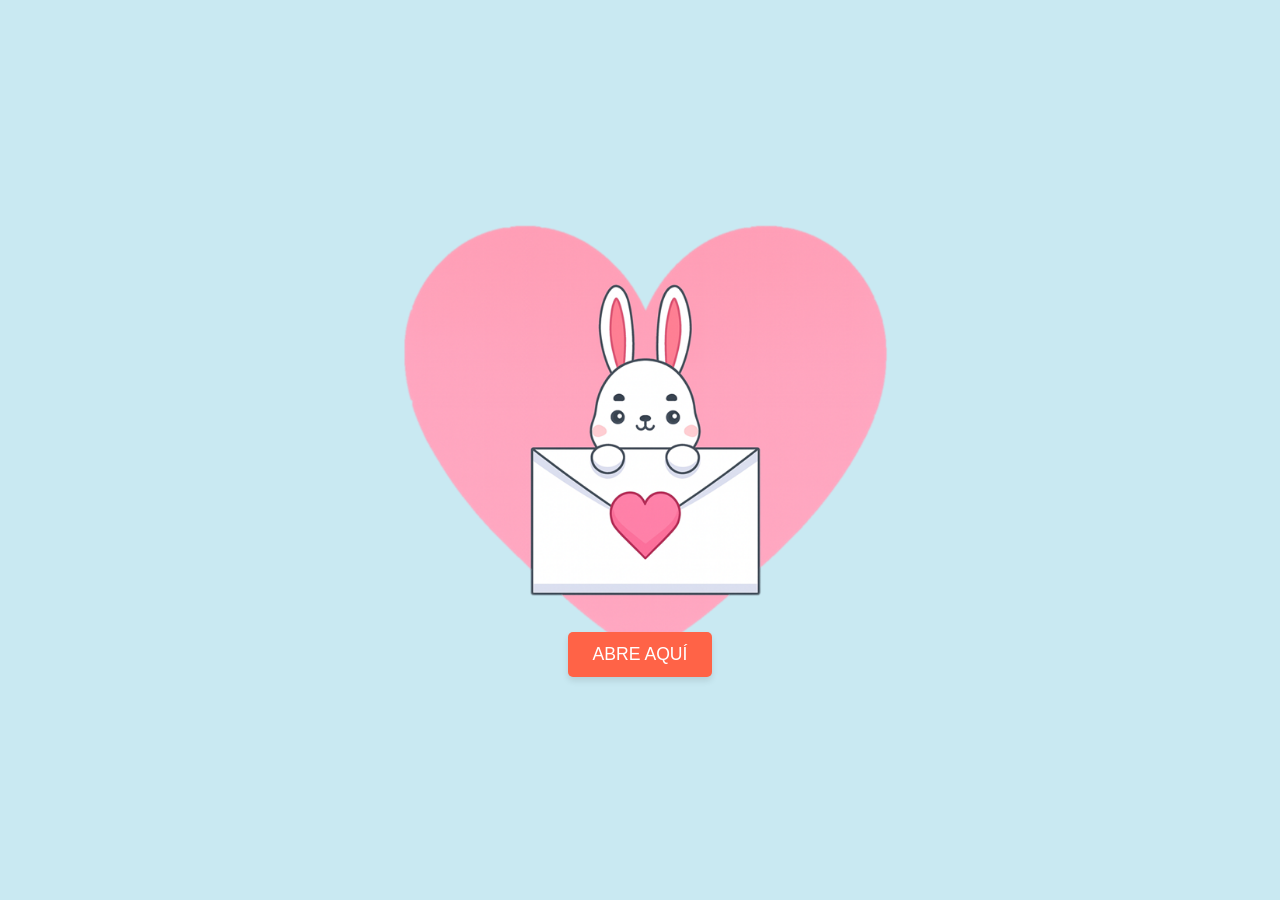
<file: index.html>
<!DOCTYPE html>
<html lang="es">
<head>
    <meta charset="UTF-8">
    <meta name="viewport" content="width=device-width, initial-scale=1.0">
    <title>Para Mi Persona Especial</title>
    <link rel="stylesheet" href="css/style.css">
</head>
<body>

    <div class="portada-contenedor">
        
        <div class="tarjeta-inicial" id="tarjetaInicial">
            <img src="imagenes/portada-conejo.png" alt="Conejo y Carta de Corazón" class="imagen-portada">
        </div>
                   <button class="boton-abrir" onclick="abrirTarjeta()">ABRE AQUÍ</button>

        <div class="tarjeta-login" id="tarjetaLogin">
            <h2 class="titulo-login">Bienvenida, Persona Especial</h2>
            <p class="frase-corazon">Para entrar a ❤️, ingresa los datos de nuestra historia.</p>

            <form id="formularioCorazon">
                <div class="campo-login">
                    <label for="lugar">¿Nuestra primera interacción?</label>
                    <select id="lugar" required>
                        <option value="">-- Espero lo hagas al primer intento --</option>
                        <option value="lugar_correcto">En el patio del Bosque 1182</option> 
                        <option value="opcionA">En la calle</option>
                        <option value="opcionB">En las escaleras</option>
                    </select>
                </div>

                <div class="campo-login">
                    <label for="fecha">Nuestra Fecha Especial (DD/MM/AAAA)</label>
                    <input type="text" id="fecha" placeholder="Ej: 01/05/2023" required>
                </div>

                <button type="submit" class="boton-entrar">ENTRAR AL CORAZÓN</button>

                <p id="mensajeError" class="mensaje-error"></p>
            </form>
        </div>
    </div>

    <script src="js/login.js"></script>
</body>
</html>
</file>
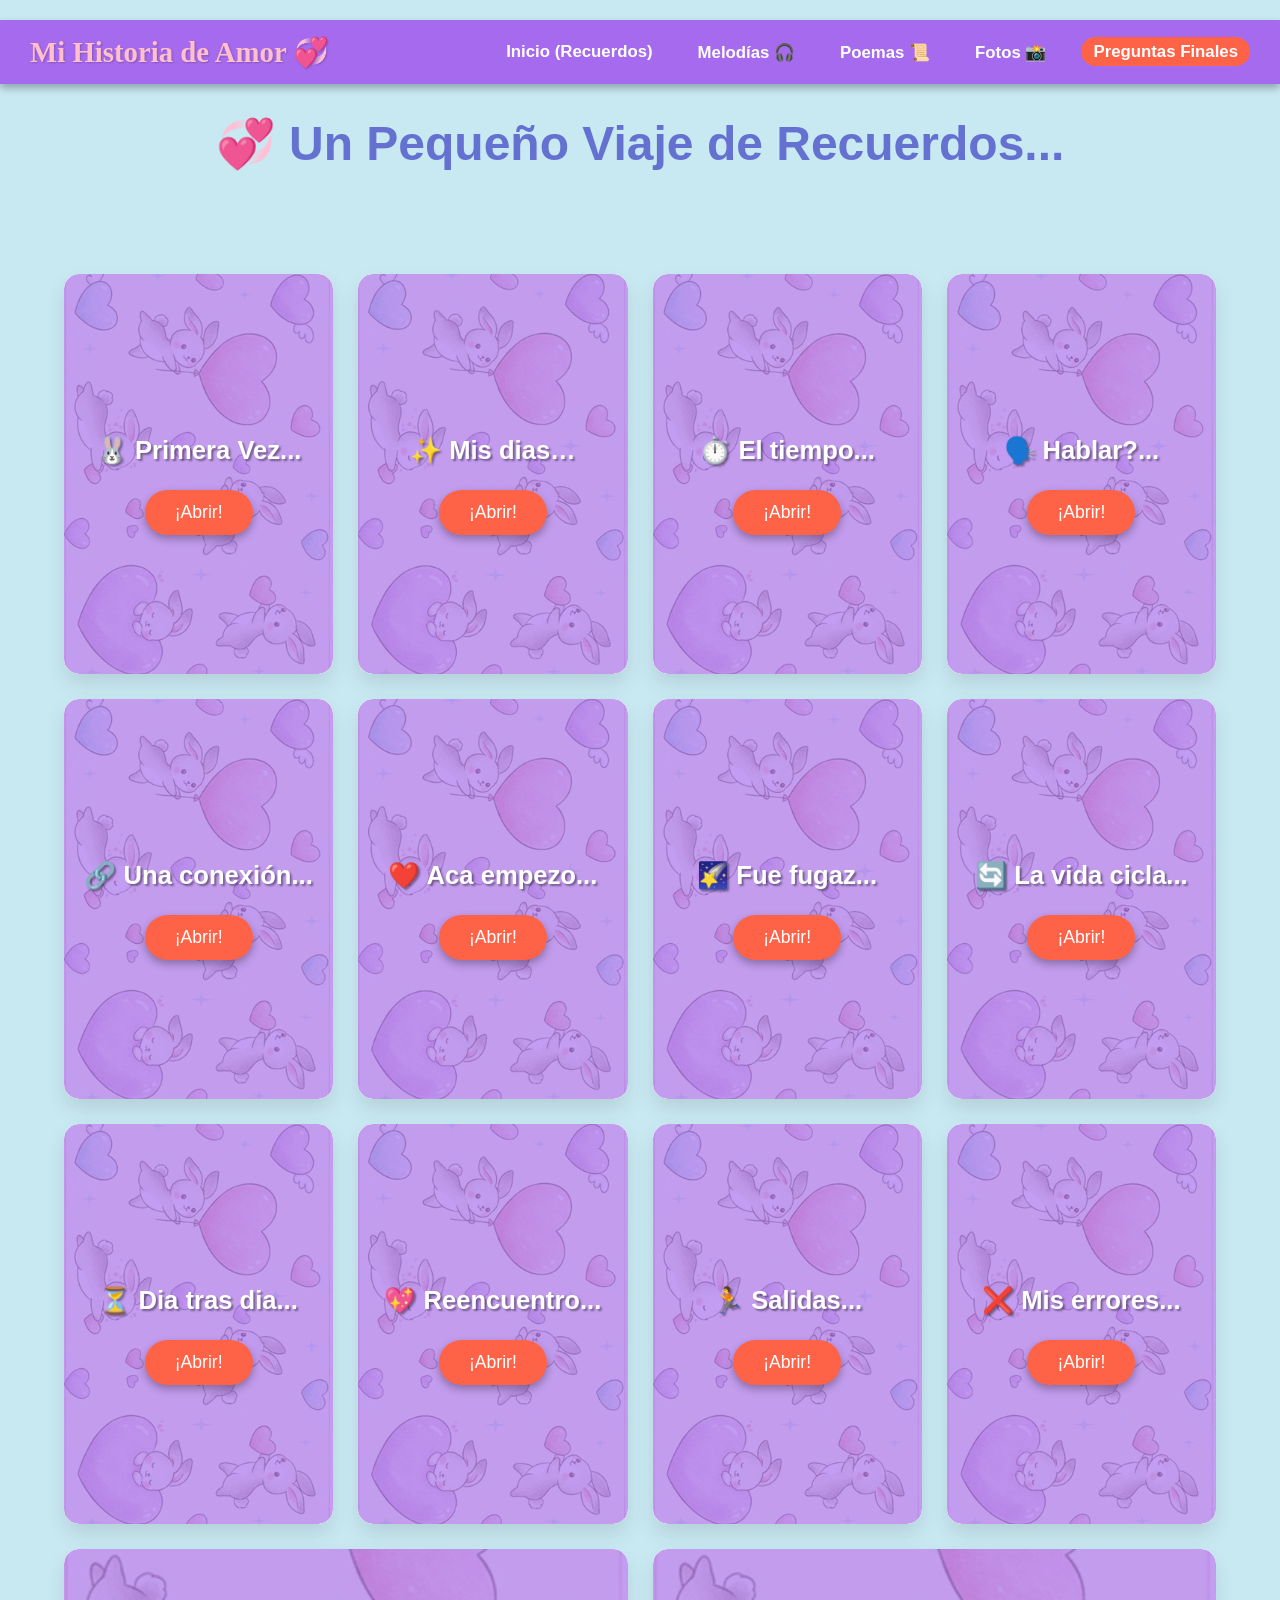
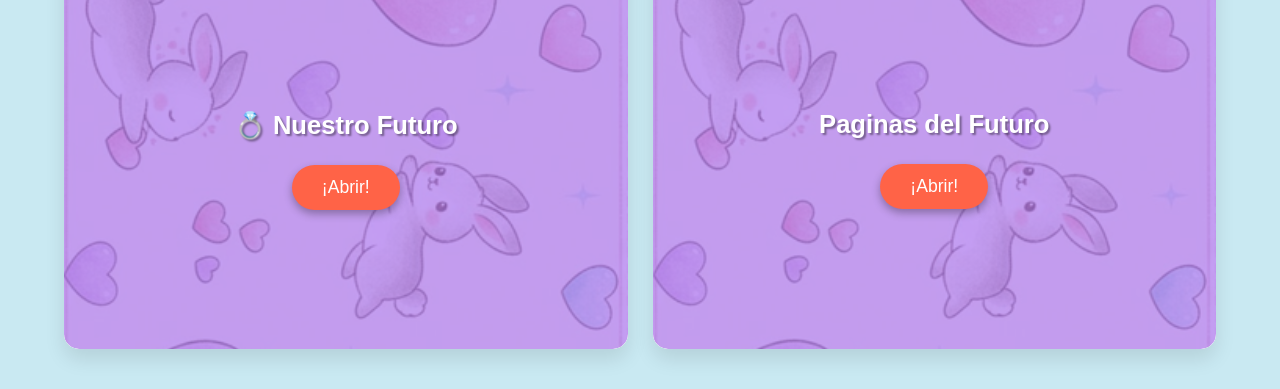
<file: paginas/home.html>
<!DOCTYPE html>
<html lang="es">

<head>
    <meta charset="UTF-8">
    <meta name="viewport" content="width=device-width, initial-scale=1.0">
    <title>Home Atractivo</title>
    <link rel="stylesheet" href="../css/styleh.css">
</head>

<body>
    <nav class="main-nav">
    <div class="nav-brand">Mi Historia de Amor 💞</div>
    <ul class="nav-links">
        <li><a href="../paginas/home.html">Inicio (Recuerdos)</a></li>
        <li><a href="../paginas/melodia.html">Melodías 🎧</a></li>
        <li><a href="../paginas/poemas.html">Poemas 📜</a></li>
        <li><a href="../paginas/fotos.html">Fotos 📸</a></li>
        <li><a href="../paginas/preguntas.html" class="nav-special">Preguntas Finales</a></li>
    </ul>
</nav>
    <header class="main-header">
        <h1>💞 Un Pequeño Viaje de Recuerdos...</h1>
    </header>

    <main class="home-container">

        <section class="tarjeta-nube collapsible-section" data-index="1">
            <div class="tarjeta-cover" data-image="../imagenes/tarjetas.png">
                <h2 class="cover-title">🐰 Primera Vez...</h2>
                <button class="boton-abrir">¡Abrir!</button>
            </div>
            <div class="tarjeta-content">
                <p>No sé si tú aún lo recuerdas, pero yo siempre lo guardo en lo más profundo de mi corazón, como el
                    tesoro más preciado.</p>
                <p>Fue desde el primer instante en que pude verte... ¿Cómo podría olvidarlo? Tu piel de porcelana, y
                    esos mechones que eran un verdadero delito de tan hermosos. Estabas jugando voleibol en el patio del
                    colegio durante la hora de recreo, y así empezó todo.</p>
                <p>Un amigo me susurró: "Eh, mira, esa chica es realmente hermosa". Yo, curioso, pregunté: "¿Quién?" Y
                    me señaló hacia ti. Sí, fue justo ahí donde te vi por primera vez.</p>
                <p>Algo inexplicable se encendió en mi mente, algo comenzó a vibrar en mi corazón, y una nueva historia
                    empezó a escribirse.</p>
                <p>Tú eres la dulce culpable de que yo sienta esto que me consume. La razón de que mis días sean tan
                    palpitantes y llenos de expectativa. La única causa por la que cada mañana anhelo ir al colegio,
                    solo para encontrarme con tu luz.</p>
            </div>
        </section>

        <section class="tarjeta-nube collapsible-section" data-index="1">
            <div class="tarjeta-cover" data-image="../imagenes/tarjetas.png">
                <h2 class="cover-title">✨ Mis dias…</h2>
                <button class="boton-abrir">¡Abrir!</button>
            </div>
            <div class="tarjeta-content">
                <p>
                    Mis días estaban marcados por una dulce agonía. Sentía un latido desenfrenado en el pecho cada vez
                    que mis ojos te encontraban. Estaba completamente confundido, pero ahora sé que era el nacimiento
                    del amor.
                </p>

                <p>
                    Supongo que notaste las incontables veces que me quedaba mirándote, intentando descifrar tu mundo.
                    Esos días... antes de salir de casa rumbo al colegio, yo hacía lo imposible por lograr, al menos,
                    llamar tu atención.
                </p>

                <p>
                    Buscaba videos sobre cómo mejorar mi apariencia, cuidando cada detalle de mí, solo con la esperanza
                    de que tú me notaras. Incluso, te confieso que llegué a usar un poco del maquillaje de mi hermana
                    para que mis labios no se vieran secos. Todo este esfuerzo, solo y exclusivamente, para que tu
                    mirada se posara en mí.
                </p>

                <p>
                    Pero nunca supe si funcionó, si realmente me viste de esa manera. Nunca tuve el valor de
                    preguntarte. Lo único que nos unió por primera vez fue aquel instante en el que me pasaste el balón.
                    Una simple interacción que, para mí, se sintió como el inicio de una película.
                </p>
            </div>
        </section>

        <section class="tarjeta-nube collapsible-section" data-index="1">
            <div class="tarjeta-cover" data-image="../imagenes/tarjetas.png">
                <h2 class="cover-title">⏱️ El tiempo...</h2>
                <button class="boton-abrir">¡Abrir!</button>
            </div>
            <div class="tarjeta-content">
                <p>
                    El tiempo se deslizó sin piedad, atrapado en la misma y dolorosa rutina: prepararme meticulosamente,
                    solo para verte de lejos. Observaba el brillo de tu sonrisa mientras reías con otros, cómo
                    compartías tus horas de salida con aquel amigo. Yo solo era un espectador silencioso, un alma en la
                    distancia que solo podía mirar.
                </p>

                <p>
                    Pasaron meses. Jamás me atreví a acercarme o a pronunciar una palabra. Y tú lo sabes: no me
                    considero la persona más afortunada, ni física ni emocionalmente. Me veía simplemente como uno más,
                    invisible en la multitud. ¿Qué podría ofrecer alguien como yo, lleno de sombras e inseguridades, a
                    alguien tan radiantemente hermosa como tú? Ese dilema me consumía día tras día.
                </p>

                <p>
                    Pero, ¿de qué sirve solo contemplar? Al sentirme un perdedor por quedarme inmóvil, algo en mí se
                    rebeló. Aunque mi alma esté llena de inseguridades, la verdad es que detesto perder. Y perder la
                    oportunidad de conocerte... eso era inaceptable.
                </p>
            </div>
        </section>


        <section class="tarjeta-nube collapsible-section" data-index="1">
            <div class="tarjeta-cover" data-image="../imagenes/tarjetas.png">
                <h2 class="cover-title">🗣️ Hablar?...</h2>
                <button class="boton-abrir">¡Abrir!</button>
            </div>
            <div class="tarjeta-content">
                <p>
                    ¿Hablar?... Fue un encuentro fugaz, un destello tan pasajero que estoy seguro de que ni siquiera lo
                    recuerdas. Nuestro primer intercambio giró en torno a algo tan simple como la marcha escolar.
                </p>

                <p>
                    Recuerdo que me armé de valor y te dije un simple "Hola". Honestamente, pensé que no responderías.
                    Había escuchado rumores de que estabas saliendo con alguien y, al ver que tus publicaciones estaban
                    llenas de mensajes de amor, mi esperanza se hizo diminuta.
                </p>

                <p>
                    Pero ese "Hola" llegó. Tuvimos un breve intercambio de apenas siete mensajes y, de repente, el chat
                    se detuvo. ¿Qué había pasado? ¿Esa fue mi única oportunidad? ¡Dios mío, no podía creer que terminara
                    así!
                </p>

                <p>
                    Pero bueno, eso es cosa del pasado ahora. Lo importante es que, a pesar de todo, al menos logré
                    cruzar esa barrera y hablar contigo. Ese pequeño logro fue suficiente para encender la chispa.
                </p>
            </div>
        </section>


        <section class="tarjeta-nube collapsible-section" data-index="1">
            <div class="tarjeta-cover" data-image="../imagenes/tarjetas.png">
                <h2 class="cover-title">🔗 Una conexión...</h2>
                <button class="boton-abrir">¡Abrir!</button>
            </div>
            <div class="tarjeta-content">
                <p>
                    ¿Y después de todo eso, qué pasó? ¿Sigues leyendo? Espero que sí, porque lo crucial vino semanas
                    después.
                </p>

                <p>
                    Una noche, te vi junto a tu amigo. Estaban allí, solos, juntos, y mi corazón se hundió. "Son
                    novios", pensé, sintiendo la punzada de la derrota. Pero en ese instante, un impulso inexplicable me
                    invadió, un coraje que no sabía que poseía.
                </p>

                <p>
                    Decidí hablarle a tu mejor amiga. No sé qué hice o qué dije para caerle bien de inmediato, pero
                    logré entablar una conversación. El tema eras tú, por supuesto, y ella me respondió con una apertura
                    inesperada.
                </p>

                <p>
                    Así se formó una conexión. Ella se convirtió en el eslabón secreto, en la cinta que uniría nuestros
                    caminos. No sé si ella te comentó que yo le hablaba tanto de ti, pero supongo que sí. Si mi memoria
                    no me falla, fue después de eso que te hablé directamente y me confesé.
                </p>

                <p>
                    Y claro, como apenas me conocías, supongo que mi confesión te pareció ridícula o, peor aún, que lo
                    tomaste simplemente como una broma. Pero para mí, fue el primer paso real hacia tu corazón.
                </p>
            </div>
        </section>



        <section class="tarjeta-nube collapsible-section" data-index="1">
            <div class="tarjeta-cover" data-image="../imagenes/tarjetas.png">
                <h2 class="cover-title">❤️ Aca empezo...</h2>
                <button class="boton-abrir">¡Abrir!</button>
            </div>
            <div class="tarjeta-content">
                <p>
                    ¿Por qué afirmo que tu amiga fue nuestra 'cinta' de unión? Porque ella me dio el valor para ejecutar
                    una idea audaz, casi descabellada: **las flores**.
                </p>

                <p>
                    Sí, ya me habías rechazado, pero mi mente insistía: ¿Me rechazaste porque no me conocías? ¿Y si eso
                    cambiaba? Lo planeé todo con el máximo cuidado. Ahorré por semanas cada centavo y le pedí ayuda a tu
                    amiga. Ella aceptó ser mi cómplice. A veces me pregunto qué habría pasado si ella se negaba, pero
                    afortunadamente, ese no fue nuestro destino.
                </p>

                <p>
                    Llegó el día. Acompañé a mi amigo a comprar flores para su novia y aproveché el momento para comprar
                    un ramo hermoso para ti, junto con una buena provisión de chocolates.
                </p>

                <p>
                    Lo que sucedió ese día... me da un poco de vergüenza contarlo aquí con detalle, pero tú sabes
                    perfectamente qué pasó. No fue perfecto, pero fue real. Fue el acto desesperado de un corazón que se
                    negaba a rendirse, y **ahí, justo ahí, es donde empezó nuestra historia.**
                </p>
            </div>
        </section>


        <section class="tarjeta-nube collapsible-section" data-index="1">
            <div class="tarjeta-cover" data-image="../imagenes/tarjetas.png">
                <h2 class="cover-title">🌠 Fue fugaz...</h2>
                <button class="boton-abrir">¡Abrir!</button>
            </div>
            <div class="tarjeta-content">
                <p>
                    Fue fugaz... Después de ese gesto atrevido, logramos entablar conversaciones más amistosas.
                    Empezamos a interactuar como amigos, o al menos, eso era lo que yo sentía en ese momento. Pero lo
                    recuerdo bien: yo aprovechaba cada tema, cada oportunidad, para sutilmente insinuarme; era mi única
                    estrategia.
                </p>

                <p>
                    Los días pasaron, y sí, tengo que mencionarlo: me dejaste plantado fuera del colegio varias veces. A
                    pesar de eso, llegó un día especial... una noche mágica.
                </p>

                <p>
                    El cielo estaba oscuro, sin estrellas, pero la luna resplandecía con una luz espectacular. Con los
                    nervios carcomiéndome y las palabras atrapadas en mi garganta, te pedí la mano. Con voz temblorosa,
                    te hice la pregunta que lo cambiaría todo: "¿Podemos ser novios?"
                </p>

                <p>
                    Y aceptaste. Fue un momento increíble; yo temblaba y mi corazón latía con una fuerza desbocada.
                    Lamentablemente, esa felicidad arrolladora solo duró dos maravillosas y cortas semanas.
                </p>
            </div>
        </section>


        <section class="tarjeta-nube collapsible-section" data-index="1">
            <div class="tarjeta-cover" data-image="../imagenes/tarjetas.png">
                <h2 class="cover-title">🔄 La vida cicla...</h2>
                <button class="boton-abrir">¡Abrir!</button>
            </div>
            <div class="tarjeta-content">
                <p>
                    La vida cicla... Fue demasiado fugaz. Me sumí en una tristeza profunda y amarga. Te lloré. Mis
                    días se tornaron grises, y sentí que había perdido una parte esencial de mí. Lloré, lloré y lloré,
                    como un niño que ha perdido su juguete más preciado.
                </p>

                <p>
                    Pasó un mes, y, para mi sorpresa, volvimos. Aún hoy sigo dándole vueltas a las razones de nuestra
                    ruptura inicial. ¿Fue porque no querías estar conmigo? ¿Te avergonzaba que te vieran junto a mí en
                    el colegio? ¿O simplemente te gustaba otra persona?
                </p>

                <p>
                    Todas esas dudas me atormentaban a diario y me hacían sentir insuficiente, porque en mi mente, lo
                    era. Me preguntaba: "¿Por qué a mí? ¿Por qué?" Pero volvimos, y eso me hizo inmensamente feliz.
                </p>

                <p>
                    Salimos muy poco tiempo, es cierto, pero fueron días hermosos. Días que atesoro. Hasta que llegó esa
                    noche... el primer y último beso. Un encuentro torpe, el choque de nuestros dientes. Un recuerdo
                    fugaz que, sin saberlo, sellaba nuestro adiós.
                </p>
            </div>
        </section>


        <section class="tarjeta-nube collapsible-section" data-index="1">
            <div class="tarjeta-cover" data-image="../imagenes/tarjetas.png">
                <h2 class="cover-title">⏳ Dia tras dia...</h2>
                <button class="boton-abrir">¡Abrir!</button>
            </div>
            <div class="tarjeta-content">
                <p>
                    Día tras día… Aún no te he contado lo que fue de mi vida después de ese momento crucial. Hay un
                    capítulo completo que se escribió tras ese adiós.
                </p>

                <p>
                    Son demasiados sentimientos, demasiadas luchas internas, y demasiadas reflexiones sobre lo que
                    significó nuestro breve, pero intenso, ciclo. Contarte toda esa transformación por este medio,
                    siento que no sería lo más justo ni lo más óptimo para la profundidad de nuestra historia.
                </p>
            </div>
        </section>


        <section class="tarjeta-nube collapsible-section" data-index="1">
            <div class="tarjeta-cover" data-image="../imagenes/tarjetas.png">
                <h2 class="cover-title"> 💖 Reencuentro...</h2>
                <button class="boton-abrir">¡Abrir!</button>
            </div>
            <div class="tarjeta-content">
                <p>
                    El Reencuentro... El día que asistí a las olimpiadas, mi excusa era ver los partidos, pero mi
                    verdadero detonante, mi razón oculta, fuiste tú. Fui solo para verte, decidido a no hablarte, porque
                    me habías dejado muy claras las cosas: no querías saber nada de mí.
                </p>

                <p>
                    Pero yo soy un necio incurable. Y, a pesar de todo, te volví a hablar después de ese encuentro. Hoy
                    me dices que, según tú, ¡lo tenías todo planeado! Mantenernos separados, tenerme en soledad por todo
                    un año, para finalmente volver.
                </p>

                <p>
                    ¿Cómo sucedió? Empezamos a hablar de nuevo. Recuerdo que te dije que solo fuera "de amigos" (¡qué
                    mentira!), pero la verdad es que mi único anhelo era que volviéramos a ser uno solo. Pasaron los
                    días, las conversaciones fluyeron, y los temas nos acercaron más que nunca.
                </p>

                <p>
                    Y por tercera vez, milagrosamente, pudimos estar juntos de nuevo. No tienes idea de cómo me sentí.
                    Si pudiera expresar esa felicidad, esa avalancha de emociones, creo que sería suficiente para
                    provocar **la destrucción y creación de un universo nuevo** por la pura intensidad de mi alma.
                </p>
            </div>
        </section>


        <section class="tarjeta-nube collapsible-section" data-index="1">
            <div class="tarjeta-cover" data-image="../imagenes/tarjetas.png">
                <h2 class="cover-title">🏃 Salidas...</h2>
                <button class="boton-abrir">¡Abrir!</button>
            </div>
            <div class="tarjeta-content">
                <p>
                    Nuestras Salidas... Cada encuentro era un regalo. Nuestras salidas fueron momentos hermosos e
                    inolvidables: caminábamos sin rumbo, reíamos a carcajadas, revivíamos recuerdos y nos conocíamos
                    cada vez más a fondo.
                </p>

                <p>
                    Compartíamos nuestros problemas, nuestras emociones más profundas, lo que nos inquietaba y lo que
                    nos hacía vibrar. El tiempo se aceleraba con cada conexión, tanto emocional como física. Éramos un
                    par de locos dispuestos a hacer cualquier cosa el uno por el otro. Y tus excusas ingeniosas para
                    poder vernos... ¡somos dos almas gemelas en la locura, y eso lo hace absolutamente hermoso!
                </p>

                <p>
                    Pasamos de ser desconocidos, a ser amigos, a sentirnos como extraños, a ser finalmente conocidos y,
                    por fin, a ser **una pareja que se unió más que nunca**.
                </p>

                <p>
                    ¿Recuerdas ese día de lluvia, donde mis manos nerviosas hicieron "eso" de forma espontánea? O
                    aquella tarde en la que la señora de la calle nos regañó. ¡Y la vez que me insistías que la fruta
                    era una chirimoya cuando era otra! Sabes a lo que me refiero. Más allá de lo gracioso o lo torpe,
                    son recuerdos hermosos que solo tú y yo compartimos.
                </p>
            </div>
        </section>

        <section class="tarjeta-nube collapsible-section" data-index="1">
            <div class="tarjeta-cover" data-image="../imagenes/tarjetas.png">
                <h2 class="cover-title">❌ Mis errores...</h2>
                <button class="boton-abrir">¡Abrir!</button>
            </div>
            <div class="tarjeta-content">
                <p>
                    Mis Errores... Lo sé, mi amor, reconozco que a veces cometo deslices y digo cosas sin pensar, y
                    por eso te pido disculpas. Soy terriblemente torpe en ese aspecto, me cuesta medir las consecuencias
                    de mis palabras. Acepto que la gran mayoría de nuestras discusiones han sido por mi culpa.
                </p>

                <p>
                    Digo cada tontería, y por ello, mi vida, te pido perdón mil veces. Te ruego que me perdones. He
                    puesto todo de mi parte para comportarme mejor en estos últimos meses. Tal vez el estrés sea un
                    detonante, pero jamás una excusa; sé que actúo mal. En esta última ocasión, busqué una pelea sin
                    fundamento, y lo siento en el alma.
                </p>

                <p>
                    Me siento devastado cada vez que estamos así. Me siento vacío, como si me faltara el mundo entero. Y
                    es la verdad: me falta todo. Soy solo una cáscara sin tu presencia a mi lado. Perdóname por cada
                    error, por todo.
                </p>
            </div>
        </section>

        <section class="tarjeta-nube collapsible-section tarjeta-final" data-index="13">
            <div class="tarjeta-cover" data-image="../imagenes/tarjetas.png">
                <h2 class="cover-title">💍 Nuestro Futuro</h2>
                <button class="boton-abrir">¡Abrir!</button>
            </div>
            <div class="tarjeta-content">
                <h3>Hoy, mañana y siempre...</h3>
                <p>Quiero que nuestro camino siga, de aquí hasta siempre, porque no hay un final para nosotros. Tú lo
                    dijiste, yo lo dije: eres mía, solo mía; yo soy tuyo, solo tuyo. Somos y seremos solo uno.</p>

                <p>Quiero todo contigo. Ya experimenté contigo muchas cosas nuevas para mí. Quiero que esas experiencias
                    se sigan almacenando. Tus regalos son muy hermosos, me quedo sin palabras. Quiero decir cosas, pero
                    no salen de mi boca. Quiero que sigamos compartiendo, quiero que tengamos cosas juntos, quiero una
                    familia contigo, te quiero a mi lado.</p>

                <p>Tal vez no sea el hombre perfecto, porque no hay uno, pero quiero ser lo suficiente para ti. Quiero
                    salir contigo, quiero vivir contigo, toda nuestra vida juntos. No quiero que una tontería nos
                    separe. Quiero presentarte a mi familia, quiero que nos mudemos juntos.</p>

                <p>Quiero tener 32 hijos contigo y que se llamen: 1, 2, 3, 4, 5, 6, 7, 8, 9, 10, 11, 12, 13, 14, 15, 16,
                    17, 18, 19, 20, 21, 22, 23, 24, 25, 26, 27, 28, 29, 30, 31 y 32. Que al final, cuando estemos viejos
                     bueno, cuando estés vieja, o si Dios quiere, irnos antes a un campo, tener animalitos para
                    comerlos cuando crezcan. ¡Ay, qué bonito! Te amo mucho, y espero que tú también, porque como lo
                    dijimos una vez, ¿esa promesa será saldada?: «Hoy, mañana y siempre».</p>
        </section>


                <section class="tarjeta-nube collapsible-section tarjeta-final" data-index="13">
            <div class="tarjeta-cover" data-image="../imagenes/tarjetas.png">
                <h2 class="cover-title">Paginas del Futuro</h2>
                <button class="boton-abrir">¡Abrir!</button>
            </div>
            <div class="tarjeta-content">
                <h3>Perdon por todo :( porfavor...</h3>
                <p></p>
        </section>
    </main>

    <script src="../js/script.js"></script>
</body>

</html>
</file>
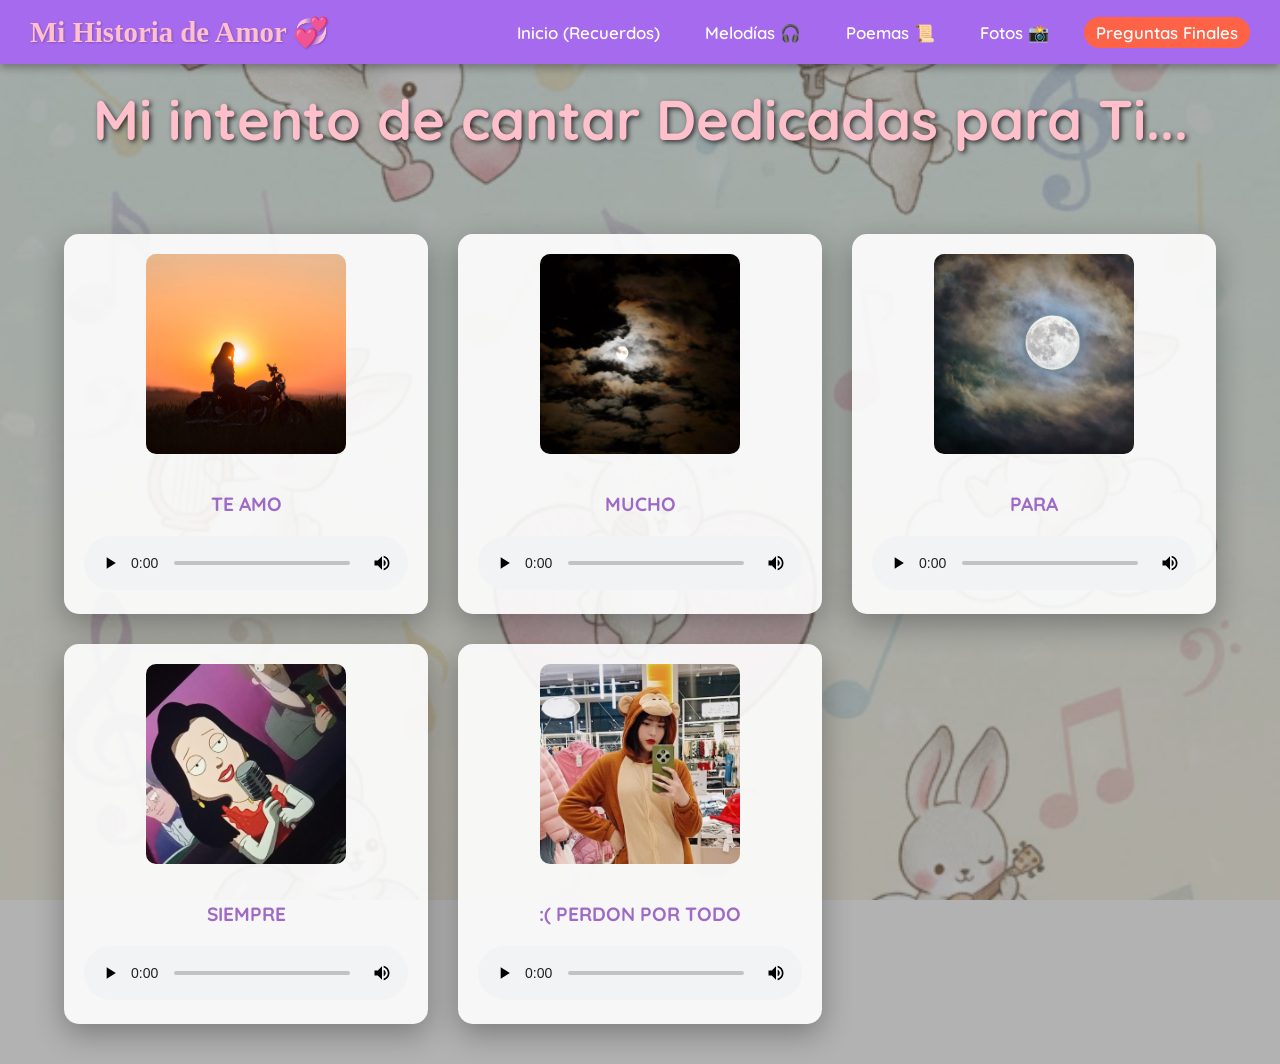
<file: paginas/melodia.html>
<!DOCTYPE html>
<html lang="es">
<head>
    <meta charset="UTF-8">
    <meta name="viewport" content="width=device-width, initial-scale=1.0">
    <title>Cinco Melodías Dedicadas para Ti...</title>
    <link rel="stylesheet" href="../css/melodia-style.css"> 
    <link href="https://fonts.googleapis.com/css2?family=Quicksand:wght@400;700&display=swap" rel="stylesheet">
</head>
<body>
<nav class="main-nav">
    <div class="nav-brand">Mi Historia de Amor 💞</div>
    <ul class="nav-links">
        <li><a href="../paginas/home.html">Inicio (Recuerdos)</a></li>
        <li><a href="../paginas/melodia.html">Melodías 🎧</a></li>
        <li><a href="../paginas/poemas.html">Poemas 📜</a></li>
        <li><a href="../paginas/fotos.html">Fotos 📸</a></li>
        <li><a href="../paginas/preguntas.html" class="nav-special">Preguntas Finales</a></li>
    </ul>
</nav>
    <div class="background-overlay"></div>
    <header class="melodia-header">
        <h1>Mi intento de cantar Dedicadas para Ti...</h1>
    </header>

    <main class="melodia-container">
        
        <div class="audio-card">
            <img src="../imagenes/atardecer-inspiracion-18.jpg" alt="Audio 1: Nuestro Inicio" class="audio-image">
            <p class="audio-title">TE AMO</p>
            <audio controls class="audio-player">
                <source src="../audios/musica1.mp3" type="audio/mpeg">
                Tu navegador no soporta el audio.
            </audio>
        </div>

        <div class="audio-card">
            <img src="../imagenes/night-60454_1280.jpg" alt="Audio 2: Mis Días" class="audio-image">
            <p class="audio-title">MUCHO</p>
            <audio controls class="audio-player">
                <source src="../audios/musica2.mp3" type="audio/mpeg">
                Tu navegador no soporta el audio.
            </audio>
        </div>
        
        <div class="audio-card">
            <img src="../imagenes/photo-1499578124509-1611b77778c8.jpeg" alt="Audio 3: La Primera Conexión" class="audio-image">
            <p class="audio-title">PARA </p>
            <audio controls class="audio-player">
                <source src="../audios/musica3.mp3" type="audio/mpeg">
                Tu navegador no soporta el audio.
            </audio>
        </div>

        <div class="audio-card">
            <img src="../imagenes/music.png.jpg" alt="Audio 4: Recuerdos Felices" class="audio-image">
            <p class="audio-title">SIEMPRE</p>
            <audio controls class="audio-player">
                <source src="../audios/musica4.mp3" type="audio/mpeg">
                Tu navegador no soporta el audio.
            </audio>
        </div>

        <div class="audio-card">
            <img src="../imagenes/yami.png.jpg" alt="Audio 5: El Futuro" class="audio-image">
            <p class="audio-title">:( PERDON POR TODO</p>
            <audio controls class="audio-player">
                <source src="../audios/musica5.mp3" type="audio/mpeg">
                Tu navegador no soporta el audio.
            </audio>
        </div>

    </main>

</body>
</html>
</file>
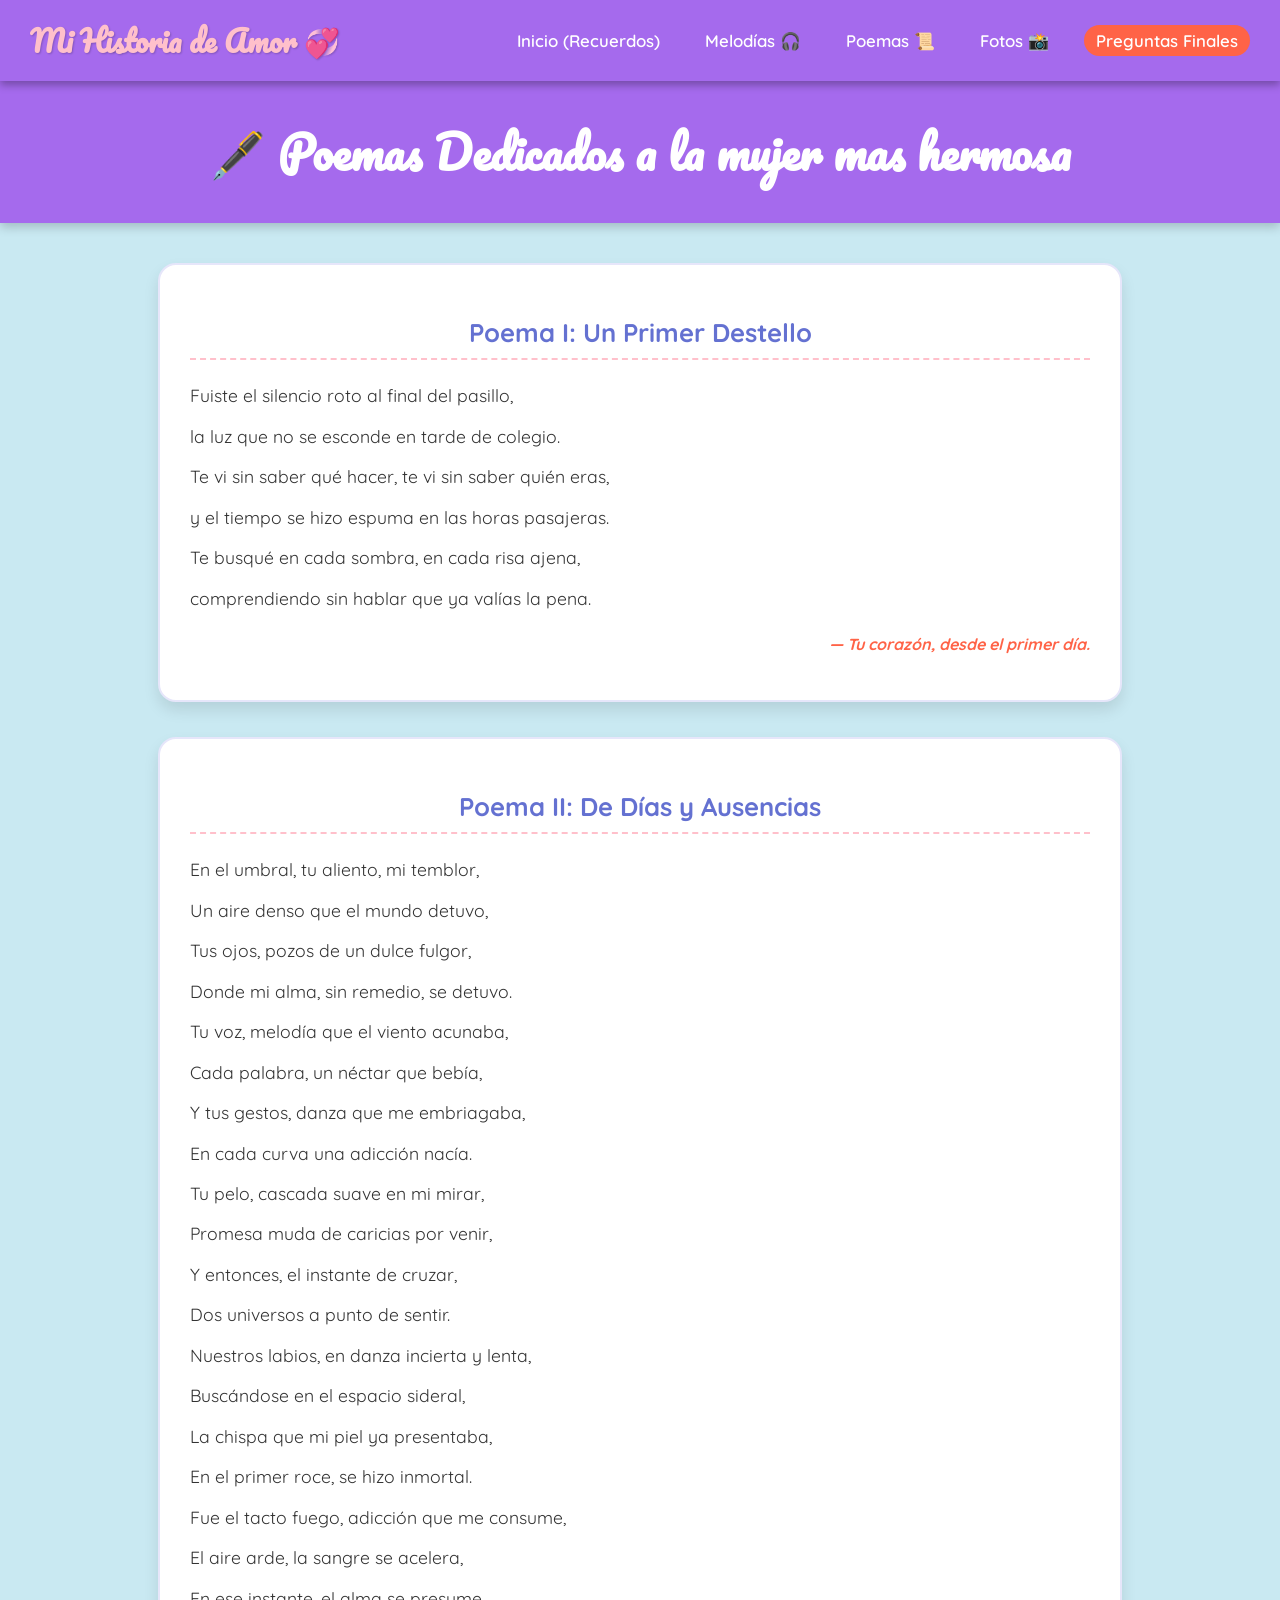
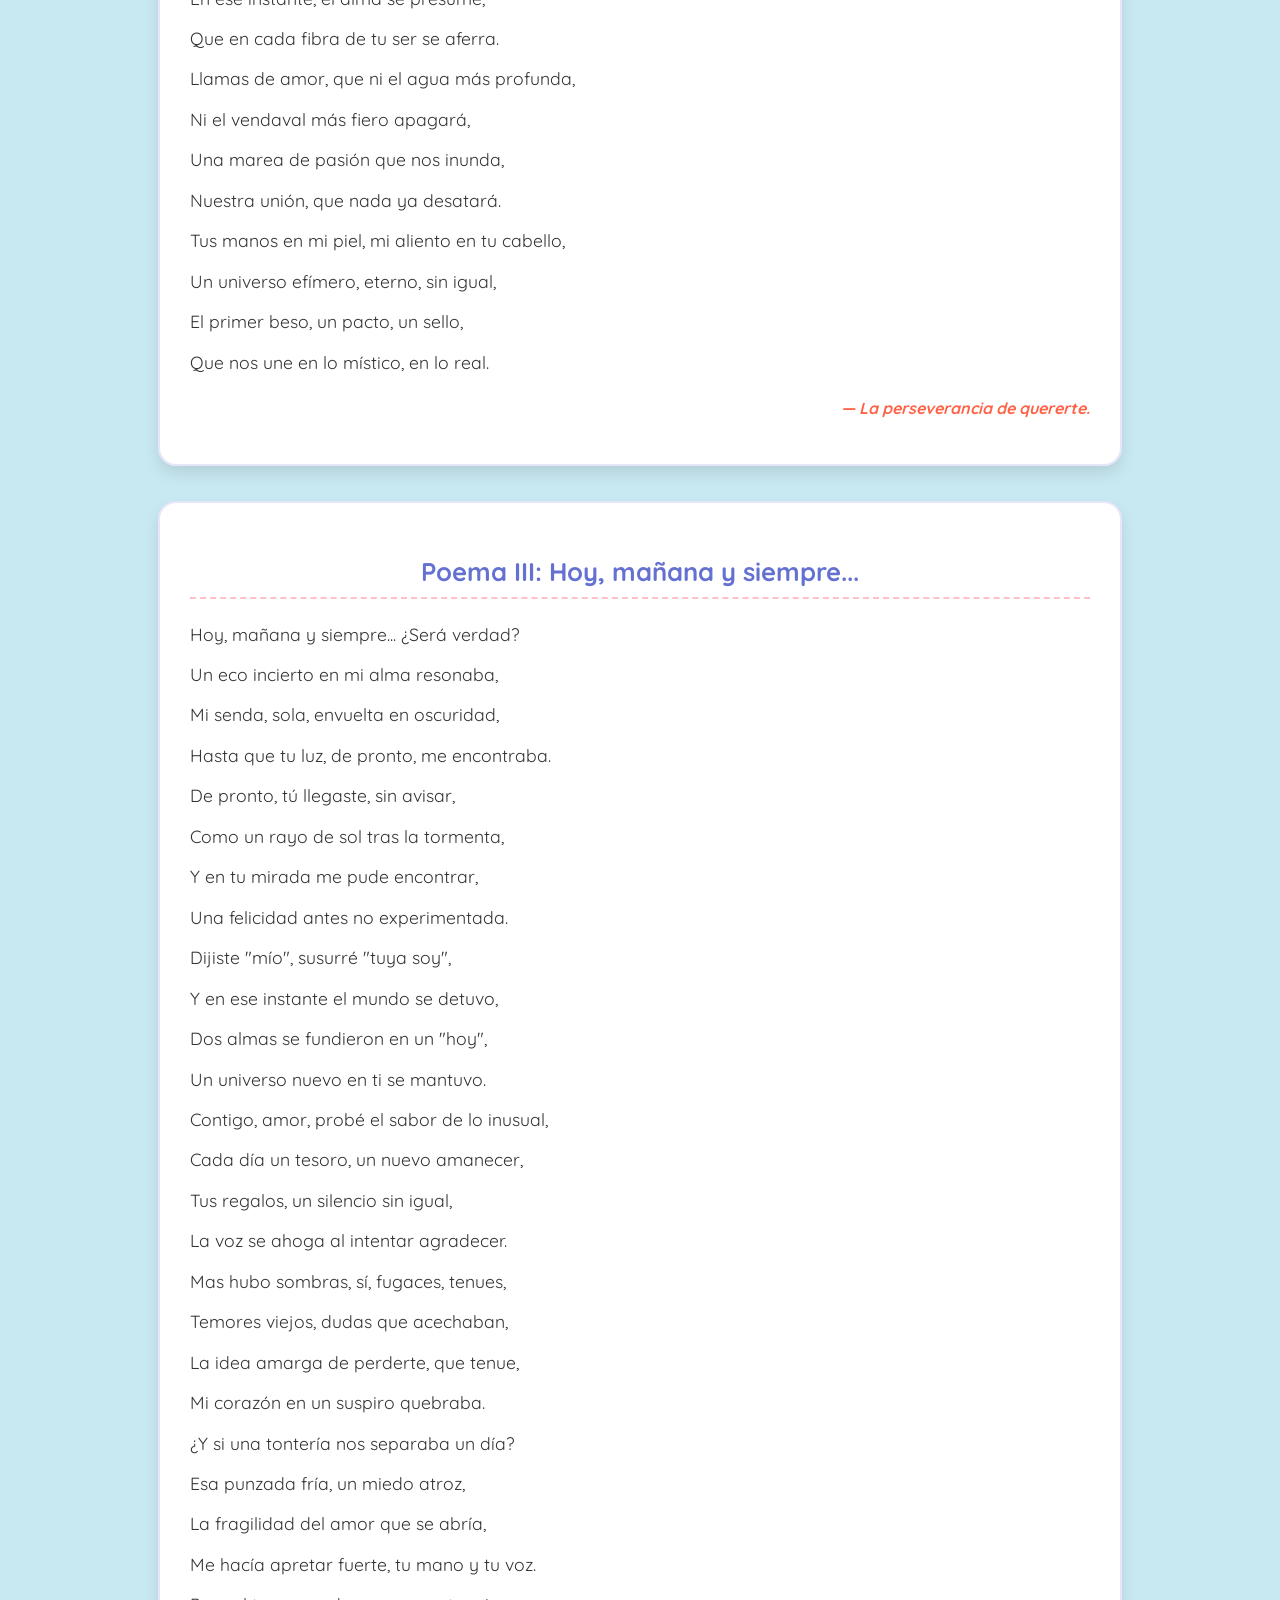
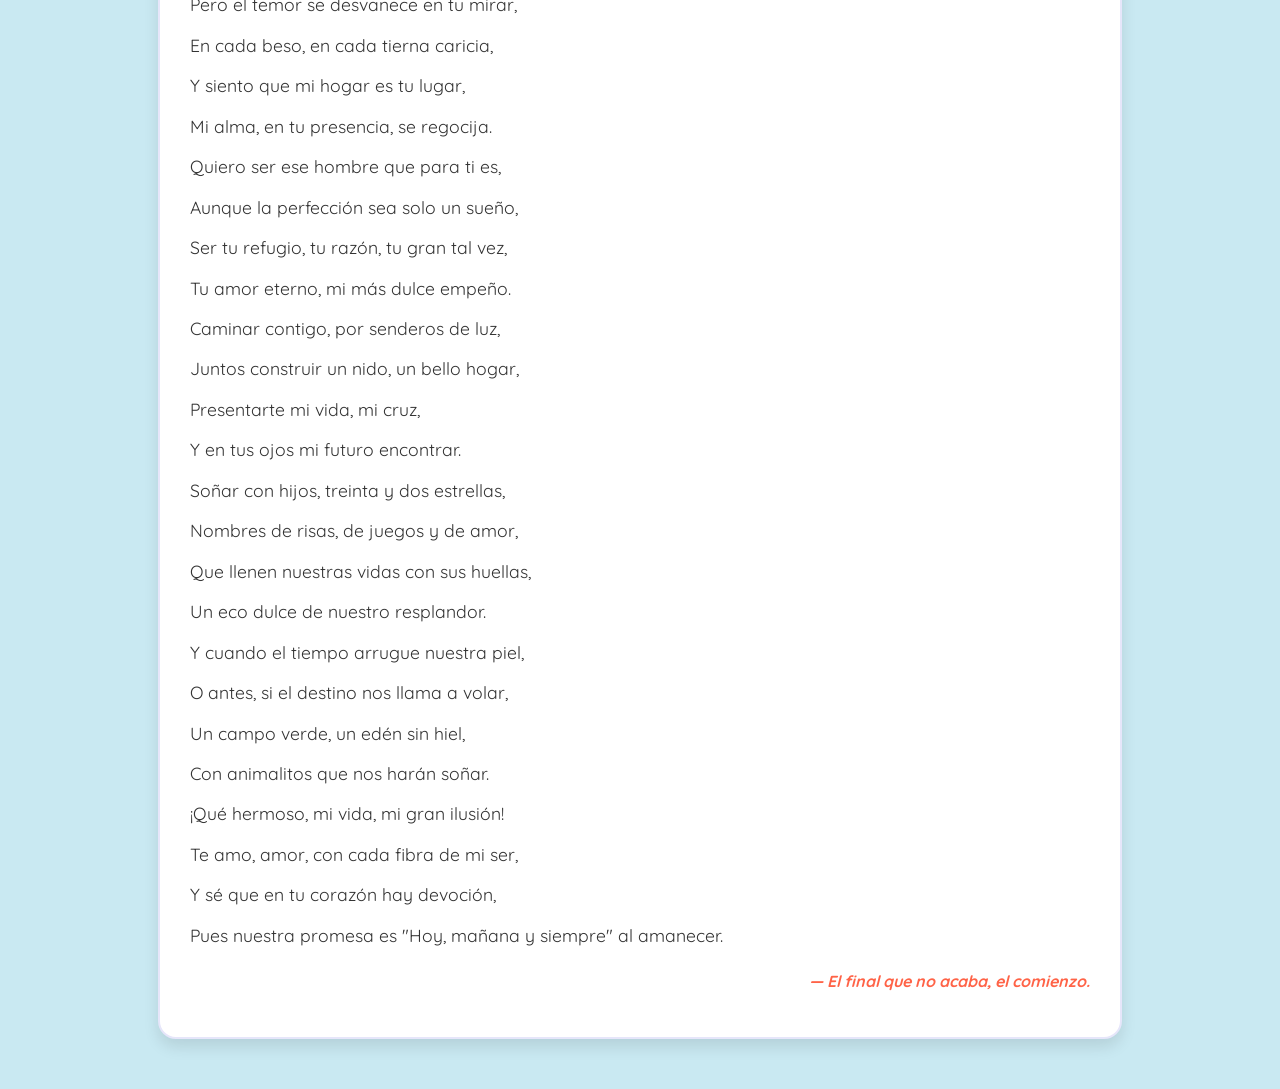
<file: paginas/poemas.html>
<!DOCTYPE html>
<html lang="es">

<head>
    <meta charset="UTF-8">
    <meta name="viewport" content="width=device-width, initial-scale=1.0">
    <title>Poemas de Mi Corazón</title>
    <link rel="stylesheet" href="../css/poemas-style.css">
    <link href="https://fonts.googleapis.com/css2?family=Pacifico&family=Quicksand:wght@400;700&display=swap"
        rel="stylesheet">
</head>

<body>
    <nav class="main-nav">
    <div class="nav-brand">Mi Historia de Amor 💞</div>
    <ul class="nav-links">
        <li><a href="../paginas/home.html">Inicio (Recuerdos)</a></li>
        <li><a href="../paginas/melodia.html">Melodías 🎧</a></li>
        <li><a href="../paginas/poemas.html">Poemas 📜</a></li>
        <li><a href="../paginas/fotos.html">Fotos 📸</a></li>
        <li><a href="../paginas/preguntas.html" class="nav-special">Preguntas Finales</a></li>
    </ul>
</nav>

    <header class="poemas-header">
        <h1>🖋️ Poemas Dedicados a la mujer mas hermosa</h1>
    </header>

    <main class="poemas-container">

        <section class="poema-card poema-1">
            <h2 class="poema-title">Poema I: Un Primer Destello</h2>
            <div class="poema-content">
                <p>Fuiste el silencio roto al final del pasillo,</p>
                <p>la luz que no se esconde en tarde de colegio.</p>
                <p>Te vi sin saber qué hacer, te vi sin saber quién eras,</p>
                <p>y el tiempo se hizo espuma en las horas pasajeras.</p>
                <p>Te busqué en cada sombra, en cada risa ajena,</p>
                <p>comprendiendo sin hablar que ya valías la pena.</p>
            </div>
            <p class="poema-dedication">— Tu corazón, desde el primer día.</p>
        </section>

        <section class="poema-card poema-2">
            <h2 class="poema-title">Poema II: De Días y Ausencias</h2>
            <div class="poema-content">
                <p>En el umbral, tu aliento, mi temblor,</p>
                <p>Un aire denso que el mundo detuvo,</p>
                <p>Tus ojos, pozos de un dulce fulgor,</p>
                <p>Donde mi alma, sin remedio, se detuvo.</p>

                <p>Tu voz, melodía que el viento acunaba,</p>
                <p>Cada palabra, un néctar que bebía,</p>
                <p>Y tus gestos, danza que me embriagaba,</p>
                <p>En cada curva una adicción nacía.</p>

                <p>Tu pelo, cascada suave en mi mirar,</p>
                <p>Promesa muda de caricias por venir,</p>
                <p>Y entonces, el instante de cruzar,</p>
                <p>Dos universos a punto de sentir.</p>

                <p>Nuestros labios, en danza incierta y lenta,</p>
                <p>Buscándose en el espacio sideral,</p>
                <p>La chispa que mi piel ya presentaba,</p>
                <p>En el primer roce, se hizo inmortal.</p>

                <p>Fue el tacto fuego, adicción que me consume,</p>
                <p>El aire arde, la sangre se acelera,</p>
                <p>En ese instante, el alma se presume,</p>
                <p>Que en cada fibra de tu ser se aferra.</p>

                <p>Llamas de amor, que ni el agua más profunda,</p>
                <p>Ni el vendaval más fiero apagará,</p>
                <p>Una marea de pasión que nos inunda,</p>
                <p>Nuestra unión, que nada ya desatará.</p>

                <p>Tus manos en mi piel, mi aliento en tu cabello,</p>
                <p>Un universo efímero, eterno, sin igual,</p>
                <p>El primer beso, un pacto, un sello,</p>
                <p>Que nos une en lo místico, en lo real.</p>
            </div>
            <p class="poema-dedication">— La perseverancia de quererte.</p>
        </section>

        <section class="poema-card poema-3">
            <h2 class="poema-title">Poema III: Hoy, mañana y siempre...</h2>
            <div class="poema-content">
                <p>Hoy, mañana y siempre... ¿Será verdad?</p>
                <p>Un eco incierto en mi alma resonaba,</p>
                <p>Mi senda, sola, envuelta en oscuridad,</p>
                <p>Hasta que tu luz, de pronto, me encontraba.</p>

                <p>De pronto, tú llegaste, sin avisar,</p>
                <p>Como un rayo de sol tras la tormenta,</p>
                <p>Y en tu mirada me pude encontrar,</p>
                <p>Una felicidad antes no experimentada.</p>
                <p>Dijiste "mío", susurré "tuya soy",</p>
                <p>Y en ese instante el mundo se detuvo,</p>
                <p>Dos almas se fundieron en un "hoy",</p>
                <p>Un universo nuevo en ti se mantuvo.</p>

                <p>Contigo, amor, probé el sabor de lo inusual,</p>
                <p>Cada día un tesoro, un nuevo amanecer,</p>
                <p>Tus regalos, un silencio sin igual,</p>
                <p>La voz se ahoga al intentar agradecer.</p>
                <p>Mas hubo sombras, sí, fugaces, tenues,</p>
                <p>Temores viejos, dudas que acechaban,</p>
                <p>La idea amarga de perderte, que tenue,</p>
                <p>Mi corazón en un suspiro quebraba.</p>
                <p>¿Y si una tontería nos separaba un día?</p>
                <p>Esa punzada fría, un miedo atroz,</p>
                <p>La fragilidad del amor que se abría,</p>
                <p>Me hacía apretar fuerte, tu mano y tu voz.</p>

                <p>Pero el temor se desvanece en tu mirar,</p>
                <p>En cada beso, en cada tierna caricia,</p>
                <p>Y siento que mi hogar es tu lugar,</p>
                <p>Mi alma, en tu presencia, se regocija.</p>
                <p>Quiero ser ese hombre que para ti es,</p>
                <p>Aunque la perfección sea solo un sueño,</p>
                <p>Ser tu refugio, tu razón, tu gran tal vez,</p>
                <p>Tu amor eterno, mi más dulce empeño.</p>
                <p>Caminar contigo, por senderos de luz,</p>
                <p>Juntos construir un nido, un bello hogar,</p>
                <p>Presentarte mi vida, mi cruz,</p>
                <p>Y en tus ojos mi futuro encontrar.</p>
                <p>Soñar con hijos, treinta y dos estrellas,</p>
                <p>Nombres de risas, de juegos y de amor,</p>
                <p>Que llenen nuestras vidas con sus huellas,</p>
                <p>Un eco dulce de nuestro resplandor.</p>
                <p>Y cuando el tiempo arrugue nuestra piel,</p>
                <p>O antes, si el destino nos llama a volar,</p>
                <p>Un campo verde, un edén sin hiel,</p>
                <p>Con animalitos que nos harán soñar.</p>
                <p>¡Qué hermoso, mi vida, mi gran ilusión!</p>
                <p>Te amo, amor, con cada fibra de mi ser,</p>
                <p>Y sé que en tu corazón hay devoción,</p>
                <p>Pues nuestra promesa es "Hoy, mañana y siempre" al amanecer.</p>
            </div>
            <p class="poema-dedication">— El final que no acaba, el comienzo.</p>
        </section>

    </main>

</body>

</html>
</file>
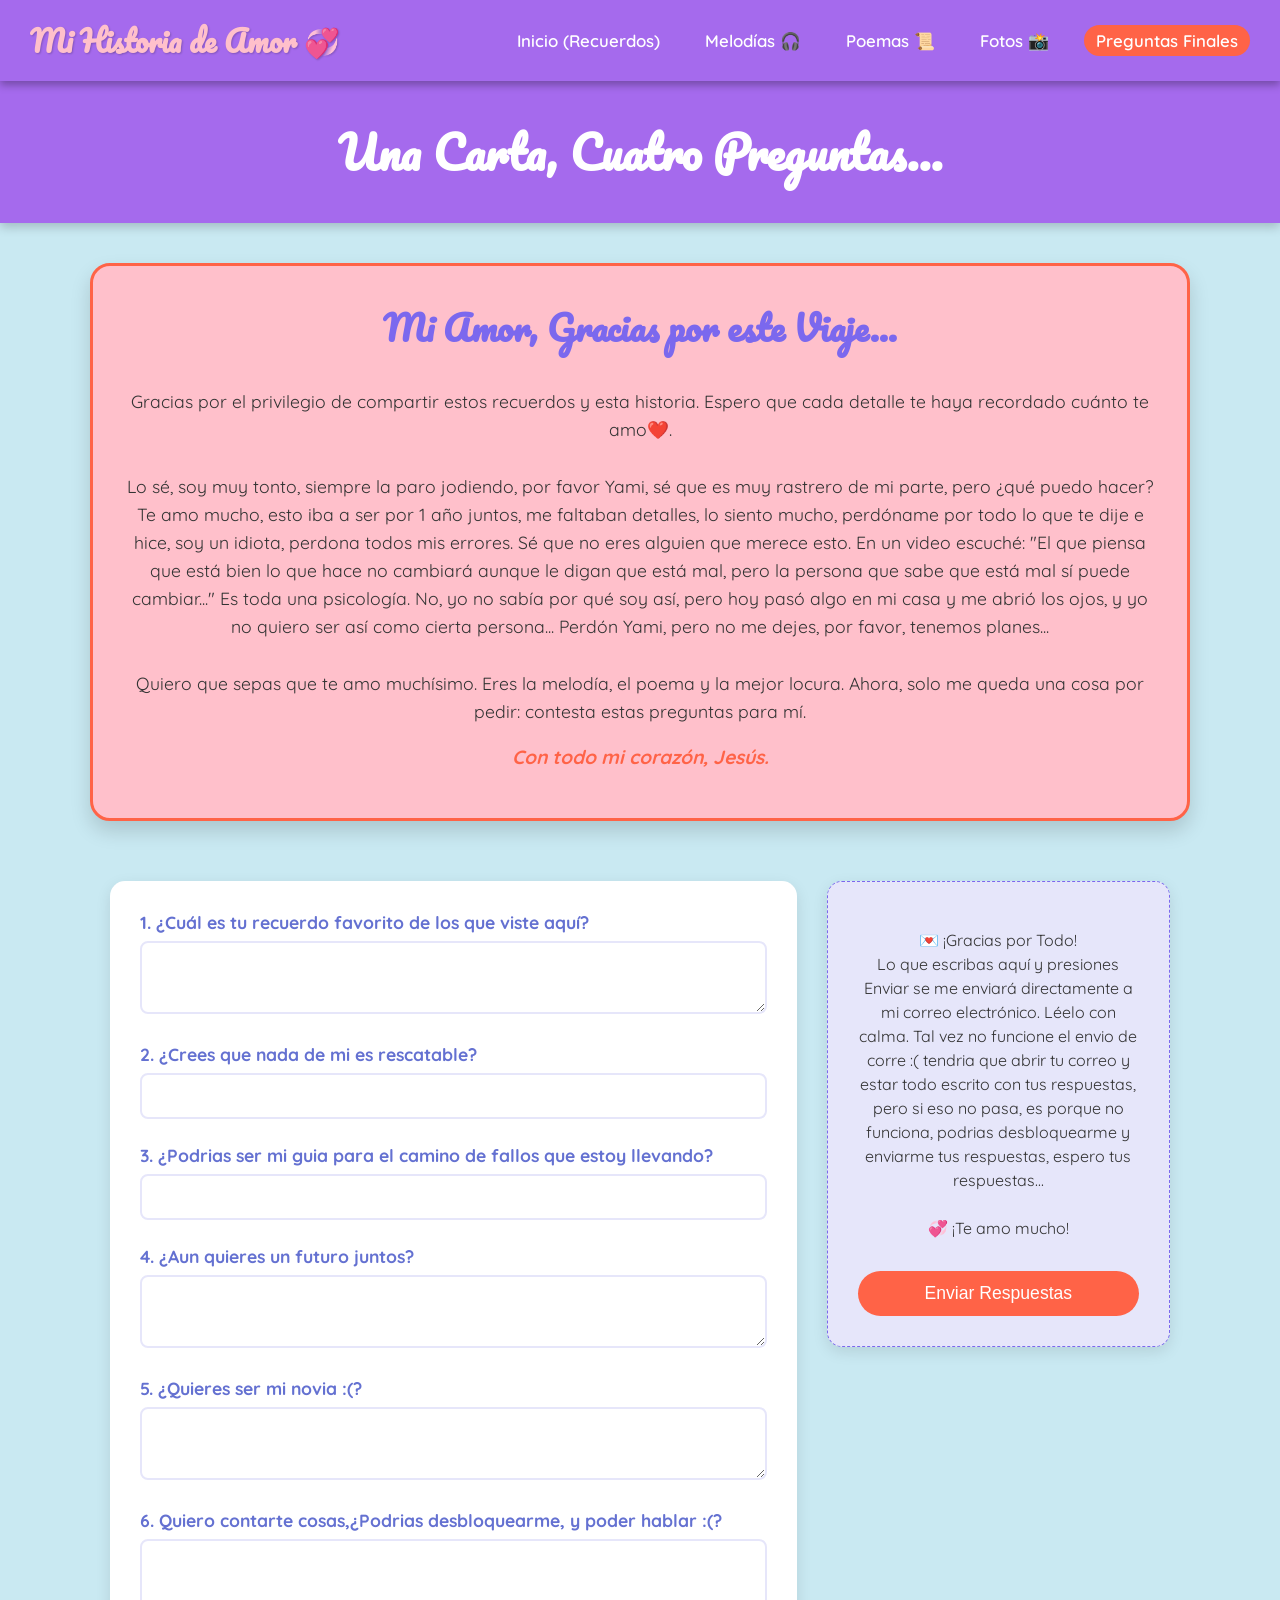
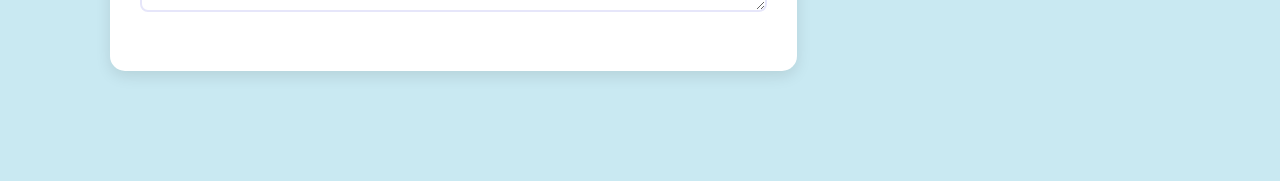
<file: paginas/preguntas.html>
<!DOCTYPE html>
<html lang="es">

<head>
    <meta charset="UTF-8">
    <meta name="viewport" content="width=device-width, initial-scale=1.0">
    <title>Preguntas de Mi Corazón</title>
    <link rel="stylesheet" href="../css/preguntas-style.css">
    <link href="https://fonts.googleapis.com/css2?family=Pacifico&family=Quicksand:wght@400;700&display=swap"
        rel="stylesheet">
</head>

<body>
    <nav class="main-nav">
    <div class="nav-brand">Mi Historia de Amor 💞</div>
    <ul class="nav-links">
        <li><a href="../paginas/home.html">Inicio (Recuerdos)</a></li>
        <li><a href="../paginas/melodia.html">Melodías 🎧</a></li>
        <li><a href="../paginas/poemas.html">Poemas 📜</a></li>
        <li><a href="../paginas/fotos.html">Fotos 📸</a></li>
        <li><a href="../paginas/preguntas.html" class="nav-special">Preguntas Finales</a></li>
    </ul>
</nav>

    <header class="preguntas-header">
        <h1>Una Carta, Cuatro Preguntas...</h1>
    </header>

    <main class="preguntas-container">

        <section class="mensaje-tarjeta">
            <h2 class="mensaje-titulo">Mi Amor, Gracias por este Viaje...</h2>
            <p class="mensaje-texto">
                Gracias por el privilegio de compartir estos recuerdos y esta historia. Espero que cada detalle te haya
                recordado cuánto te amo❤️.
                <br><br>
                Lo sé, soy muy tonto, siempre la paro jodiendo, por favor Yami, sé que es muy rastrero de mi parte, pero
                ¿qué puedo hacer? Te amo mucho, esto iba a ser por 1 año juntos, me faltaban detalles, lo siento mucho,
                perdóname por todo lo que te dije e hice, soy un idiota, perdona todos mis errores. Sé que no eres
                alguien que merece esto. En un video escuché: "El que piensa que está bien lo que hace no cambiará
                aunque le digan que está mal, pero la persona que sabe que está mal sí puede cambiar..." Es toda una
                psicología. No, yo no sabía por qué soy así, pero hoy pasó algo en mi casa y me abrió los ojos, y yo no
                quiero ser así como cierta persona... Perdón Yami, pero no me dejes, por favor, tenemos planes...
                <br><br>
                Quiero que sepas que te amo muchísimo. Eres la melodía, el poema y la mejor locura.
                Ahora, solo me queda una cosa por pedir: contesta estas preguntas para mí.
            </p>
            <p class="mensaje-firma">Con todo mi corazón, Jesús.</p>
        </section>

        <section class="formulario-seccion">

 <div id="preguntaForm" class="formulario-grid"> 

            <div class="campos-preguntas">
                <div class="campo">
                    <label for="p1">1. ¿Cuál es tu recuerdo favorito de los que viste aquí?</label>
                    <textarea id="p1" name="RecuerdoFavorito" rows="3" required></textarea>
                </div>

                <div class="campo">
                    <label for="p2">2. ¿Crees que nada de mi es rescatable?</label>
                    <input type="text" id="p2" name="CreesRescatable" required>
                </div>

                <div class="campo">
                    <label for="p3">3. ¿Podrias ser mi guia para el camino de fallos que estoy llevando?</label>
                    <input type="text" id="p3" name="SerMiGuia" required>
                </div>

                <div class="campo">
                    <label for="p4">4. ¿Aun quieres un futuro juntos?</label>
                    <textarea id="p4" name="QuieresFuturo" rows="3" required></textarea>
                </div>
                
                <div class="campo">
                    <label for="p5">5. ¿Quieres ser mi novia :(?</label>
                    <textarea id="p5" name="QuieresNovia" rows="3" required></textarea>
                </div>
                
                <div class="campo">
                    <label for="p6">6. Quiero contarte cosas,¿Podrias desbloquearme, y poder hablar :(?</label>
                    <textarea id="p6" name="Desbloqueame" rows="3" required></textarea>
                </div>
            </div>

                <div class="cartel-envio">
                    <p class="cartel-texto">
                        💌 ¡Gracias por Todo!
                        <br>
                        Lo que escribas aquí y presiones Enviar se me enviará directamente a mi correo electrónico.
                        Léelo con calma. Tal vez no funcione el envio de corre :( tendria que abrir tu correo y estar todo escrito con tus respuestas, pero si eso no pasa, es porque no funciona, podrias desbloquearme y enviarme tus respuestas, espero tus respuestas...
                        <br><br>
                        💞 ¡Te amo mucho!
                    </p>
<button type="button" class="boton-enviar" onclick="enviarCorreo()">Enviar Respuestas</button>
            </div>

            </form>
        </section>

    </main>

    <script src="../js/preguntas-script.js"></script>
</body>

</html>
</file>
<file: css/style.css>
body {
    background-color: #C9E9F2;
    display: flex;
    justify-content: center;
    align-items: center;
    min-height: 100vh;
    margin: 0;
    font-family: 'Arial', sans-serif;
    overflow: hidden;
    position: relative;
}

.portada-contenedor {
    display: flex;
    flex-direction: column;
    align-items: center;
    justify-content: center;
    width: 90%;
    max-width: 550px;
    position: relative;
    z-index: 5;
}

.tarjeta-inicial {
    display: flex;
    flex-direction: column;
    align-items: center;
    transition: all 0.5s ease-in-out;
}

.imagen-portada {
    width: 100%;
    height: auto;
    display: block;
}

.boton-abrir {
    background-color: #FF6347;
    color: white;
    border: none;
    padding: 12px 25px;
    border-radius: 5px;
    font-size: 1.1em;
    cursor: pointer;
    transition: background-color 0.3s, transform 0.2s;
    position: relative;
    overflow: visible;
    z-index: 10;
    box-shadow: 0 4px 6px rgba(0, 0, 0, 0.1);
}

.boton-abrir:hover {
    background-color: #E74C3C;
    transform: scale(1.05);
}

@keyframes heart-float {
    0% {
        opacity: 0;
        transform: translate(-50%, 0) scale(0.5) rotate(0deg);
    }
    30% {
        opacity: 0.8;
        transform: translate(-50%, -20px) scale(1) rotate(5deg);
    }
    100% {
        opacity: 0;
        transform: translate(-50%, -80px) scale(0.6) rotate(-5deg);
    }
}

.boton-abrir:hover::after {
    content: '❤️';
    font-size: 1.5em;
    position: absolute;
    top: 5px;
    left: 50%;
    transform: translateX(-50%);
    opacity: 0;
    animation: heart-float 1.5s ease-out forwards;
}

.boton-abrir:hover::before {
    content: '💖';
    font-size: 0.9em;
    position: absolute;
    top: 5px;
    left: 20%;
    opacity: 0;
    animation: heart-float 1.2s 0.3s ease-out forwards;
}

.tarjeta-login {
    background-color: white;
    padding: 40px 30px;
    border-radius: 15px;
    box-shadow: 0 10px 30px rgba(0, 0, 0, 0.1);
    display: none;
    opacity: 0;
    transition: opacity 0.5s, transform 0.5s;
    position: absolute;
    top: 50%;
    left: 50%;
    transform: translate(-50%, -50%);
    z-index: 10;
    width: 90%;
    max-width: 500px;
}

.titulo-login {
    color: #9f69c6;
    text-align: center;
    font-size: 2em;
    margin-bottom: 10px;
}

.frase-corazon {
    color: #6471d1;
    font-size: 1.2em;
    text-align: center;
    margin-bottom: 25px;
    font-weight: bold;
}

.campo-login label {
    display: block;
    margin-bottom: 5px;
    color: #7B68EE;
    font-weight: 600;
}

.campo-login input, .campo-login select {
    width: 100%;
    padding: 10px;
    border: 2px solid #fa0303;
    border-radius: 5px;
    box-sizing: border-box;
    font-size: 1em;
    background-color: #FFF;
    transition: border-color 0.3s;
    margin-bottom: 10px;
}

.campo-login input:focus, .campo-login select:focus {
    border-color: #E6E6FA;
    outline: none;
}

.boton-entrar {
    width: 100%;
    background-color: #a56aed;
    color: white;
    border: none;
    padding: 12px 0;
    border-radius: 5px;
    font-size: 1.1em;
    cursor: pointer;
    transition: background-color 0.3s;
    margin-top: 10px;
}

.boton-entrar:hover {
    background-color: #d395d7;
}

.mensaje-error {
    color: #ff2600;
    margin-top: 15px;
    display: none;
}

.tarjeta-transicion {
    position: absolute;
    top: 50%;
    left: 50%;
    transform: translate(-50%, -50%) scale(0);
    opacity: 0;
    z-index: 20;
    transition: all 0.5s ease-out;
}

.tarjeta-transicion.mostrar {
    opacity: 1;
    transform: translate(-50%, -50%) scale(1);
}

.imagen-carta-abierta {
    max-width: 250px;
    height: auto;
}
</file>
<file: css/styleh.css>
/* --- style.css --- */

/* --- ESTILOS GLOBALES Y CONTENEDOR --- */
body {
    background-color: #C9E9F2; /* Fondo Azul Claro */
    display: flex;
    flex-direction: column;
    align-items: center;
    min-height: 100vh;
    margin: 0;
    font-family: 'Quicksand', 'Arial', sans-serif;
    color: #333;
    padding: 20px 0;
    /* Eliminamos overflow: hidden para permitir el scroll */
}

/* Encabezado */
.main-header {
    width: 90%; 
    max-width: 1400px; /* Ancho para la cuadrícula */
    margin: 0 auto 50px auto; 
    text-align: left;
    color: #6471d1; /* Color de tu paleta */
    font-size: 1.5em;
    font-weight: bold;
    text-align: center;
}

/* Contenedor de la Cuadrícula: 4 columnas (Para el 3x4) */
.home-container {
    display: grid;
    grid-template-columns: repeat(4, 1fr); /* 4 Columnas de igual ancho */
    gap: 25px; /* Espacio entre las tarjetas */
    width: 90%;
    max-width: 1400px;
    padding: 20px 0;
    margin: 0 auto;
}

/* --- ESTILOS DE LA TARJETA (CUADRO) --- */

.tarjeta-nube { /* Mantenemos la clase por consistencia con el HTML */
    position: relative;
    overflow: hidden;
    box-shadow: 0 10px 20px rgba(0, 0, 0, 0.1);
    background-color: white;
    transition: transform 0.5s ease-in-out, box-shadow 0.3s;
    
    /* BORDES REDONDEADOS SIMPLES (quitamos clip-path de la nube) */
    border-radius: 15px; 
    
    /* ALTURA FIJA para asegurar que todas se vean iguales */
    height: 400px; 
    min-height: 400px;
}

.tarjeta-nube:hover {
    transform: translateY(-5px);
    box-shadow: 0 15px 30px rgba(0, 0, 0, 0.15);
}

/* --- ESTILOS DE LA PORTADA (CUBIERTA INTERACTIVA) --- */

.tarjeta-cover {
    position: absolute;
    top: 0;
    left: 0;
    width: 100%;
    height: 100%;
    background-size: cover;
    background-position: center;
    
    /* Centrar contenido (título y botón) vertical y horizontalmente */
    display: flex;
    flex-direction: column;
    justify-content: center;
    align-items: center;
    
    cursor: pointer;
    z-index: 10;
    padding: 20px;
    box-sizing: border-box;
    transition: transform 0.6s cubic-bezier(0.68, -0.55, 0.27, 1.55), opacity 0.4s;
    border-radius: 15px; /* Asegura que la portada también tenga bordes redondeados */
}

/* Capa de color sobre la imagen */
.tarjeta-cover::before {
    content: '';
    position: absolute;
    top: 0;
    left: 0;
    width: 100%;
    height: 100%;
    background: rgba(165, 106, 237, 0.65); /* Púrpura de tu paleta con más opacidad */
    z-index: 1;
    border-radius: 15px;
}

.cover-title {
    color: white;
    font-size: 1.6em;
    text-align: center;
    z-index: 2;
    margin-bottom: 25px; /* Más espacio entre título y botón */
    text-shadow: 2px 2px 2px rgba(0, 0, 0, 0.4);
}

/* Botón Abrir */
.boton-abrir {
    background-color: #FF6347; /* Rojo/Naranja de tu paleta */
    color: white;
    border: none;
    padding: 12px 30px;
    border-radius: 50px; /* Borde muy redondeado para un look más suave */
    font-size: 1.1em;
    cursor: pointer;
    transition: background-color 0.3s, transform 0.2s;
    z-index: 2;
    box-shadow: 0 4px 8px rgba(0, 0, 0, 0.3);
}

.boton-abrir:hover {
    background-color: #E74C3C;
    transform: scale(1.05);
}

/* --- ESTILOS DEL CONTENIDO REVELADO --- */

.tarjeta-content {
    /* Mantenemos la altura fija de la tarjeta para uniformidad */
    height: 400px;
    min-height: 400px;
    padding: 20px;
    width: 100%;
    box-sizing: border-box;
    background-color: white;
    color: #333;
    opacity: 0; 
    transition: opacity 0.5s ease-in-out;
    overflow-y: auto; /* Permite scroll dentro del contenido si es muy largo */
}

/* Ajustes de estilo para el contenido de texto */
.tarjeta-content p {
    margin-bottom: 15px;
    line-height: 1.5;
    font-size: 0.95em;
}

.tarjeta-content h3 {
    color: #9f69c6; 
    text-align: center;
    margin-bottom: 20px;
    font-size: 1.3em;
}


/* --- EFECTO DE APERTURA (CLASE AÑADIDA POR JS) --- */

.collapsible-section.open .tarjeta-cover {
    transform: translateY(100%); 
    opacity: 0; 
    pointer-events: none;
}

.collapsible-section.open .tarjeta-content {
    opacity: 1; 
}

/* --- ESTILO PARA LA ÚLTIMA TARJETA (SI HAY UNA) --- */

.tarjeta-final {
    /* Ocupa 2 columnas y se centra */
    grid-column: span 2; 
    margin: 0 auto; 
    width: 100%; /* Ocupa todo el espacio de las 2 columnas */
    max-width: none;
}
/* --- Estilos para la Barra de Navegación Unificada --- */

.main-nav {
    background-color: #a56aed; /* Púrpura suave de tu paleta */
    color: white;
    padding: 15px 30px;
    display: flex;
    justify-content: space-between; /* Espacia la marca del menú */
    align-items: center;
    box-shadow: 0 4px 8px rgba(0, 0, 0, 0.3);
    
    /* HACER QUE EL MENÚ SEA FIJO EN LA PARTE SUPERIOR */
    position: sticky; /* O 'fixed', pero 'sticky' es más moderno si el body no tiene overflow */
    top: 0;
    width: 100%;
    box-sizing: border-box; /* Asegura que el padding no exceda el 100% */
    z-index: 50; /* Asegura que esté por encima de todo el contenido */
}

.nav-brand {
    font-family: 'Pacifico', cursive; /* Fuente destacada */
    font-size: 1.8em;
    font-weight: bold;
    color: #FFC0CB; /* Rosa claro para el título */
    text-shadow: 1px 1px 2px rgba(0, 0, 0, 0.2);
}

.nav-links {
    list-style: none;
    margin: 0;
    padding: 0;
    display: flex;
    gap: 25px; /* Espacio entre enlaces */
}

.nav-links li a {
    color: white;
    text-decoration: none;
    font-weight: 600;
    font-size: 1.05em;
    padding: 5px 10px;
    border-radius: 5px;
    transition: background-color 0.3s, color 0.3s;
}

/* Efecto hover */
.nav-links li a:hover {
    background-color: #7B68EE; /* Lila más oscuro */
    color: #C9E9F2; /* Azul claro de tu fondo */
}

/* Estilo para el enlace especial (ej. Preguntas Finales) */
.nav-special {
    background-color: #FF6347; /* Rojo/Naranja de tu paleta */
    color: white !important;
    padding: 5px 12px !important;
    border-radius: 20px !important;
}

.nav-special:hover {
    background-color: #E74C3C !important;
}

/* --- Ajuste Responsive para Móviles --- */
@media (max-width: 700px) {
    .main-nav {
        flex-direction: column; /* Apila la marca y los enlaces */
        padding: 10px;
    }

    .nav-brand {
        margin-bottom: 10px;
        font-size: 1.5em;
    }

    .nav-links {
        width: 100%;
        justify-content: space-around; /* Distribuye los enlaces uniformemente */
        gap: 5px;
    }

    .nav-links li a {
        font-size: 0.9em;
        padding: 5px;
    }
}
/* --- Media Query para Dispositivos Móviles (Menos de 768px) --- */
@media (max-width: 768px) {
    
    /* 1. APILAR TARJETAS: El contenedor principal pasa de 4 a 1 columna */
    .home-container {
        grid-template-columns: 1fr; /* Una sola columna que ocupa el ancho completo */
        gap: 30px; /* Espacio entre tarjetas apiladas */
        padding: 10px; /* Reducimos el padding general */
    }

    /* 2. AJUSTAR ANCHO Y ALTURA DE LAS TARJETAS AL MÓVIL */
    .tarjeta-nube {
        width: 100%; /* La tarjeta ocupa el 100% de la columna */
        height: auto; /* La altura se vuelve automática para que el contenido fluya */
        min-height: 350px; /* Un mínimo para que se vea bien la portada */
    }
    
    .tarjeta-content {
        height: auto; /* También la hacemos automática */
        min-height: 350px;
        padding: 15px; /* Reducimos el padding interno */
    }

    /* 3. CENTRAR LA ÚLTIMA TARJETA (Ya no es necesario que ocupe 2 cuadros) */
    .tarjeta-final {
        grid-column: 1 / span 1; /* Aseguramos que ocupe solo 1 columna */
        width: 100%;
        margin: 0;
    }
    
    /* 4. TAMAÑO DEL TEXTO PARA FACILITAR LA LECTURA */
    .cover-title {
        font-size: 1.4em;
    }
    
    .main-header h1 {
        font-size: 1.5em;
    }
}
@media (max-width: 700px) {
    /* 1. Contenedor Principal (main-nav) */
    .main-nav {
        flex-direction: column; /* Apila el título y los enlaces uno encima del otro */
        padding: 10px; /* Menos espacio alrededor */
        height: auto; /* Permite que el menú se expanda verticalmente */
    }

    /* 2. Título (nav-brand) */
    .nav-brand {
        margin-bottom: 8px; /* Pequeño espacio debajo del título */
        font-size: 1.4em; /* Reducimos el tamaño del título */
        text-align: center;
    }

    /* 3. Lista de Enlaces (nav-links) */
    .nav-links {
        /* Usamos flex wrap para que los enlaces salten a la siguiente línea si no caben */
        flex-wrap: wrap; 
        justify-content: center; /* Centra los grupos de enlaces */
        width: 100%;
        gap: 10px; /* Espacio entre los botones */
    }

    /* 4. Enlaces Individuales (li a) */
    .nav-links li {
        margin: 2px 0; /* Pequeño margen vertical */
    }
    
    .nav-links li a {
        font-size: 0.9em; /* Hacemos la fuente más pequeña */
        padding: 6px 10px; /* Ajustamos el padding para que parezcan botones */
        display: block; /* Opcional: Hace que el enlace ocupe todo el espacio disponible */
        text-align: center;
    }
    
    /* Ajuste para el enlace especial (Preguntas Finales) */
    .nav-special {
        font-size: 0.9em; 
        padding: 6px 12px !important;
    }
}
</file>
<file: css/melodia-style.css>
/* --- melodia-style.css --- */

/* --- 1. Estilos Globales y Fondo --- */
body {
    margin: 0;
    font-family: 'Quicksand', 'Arial', sans-serif;
    color: #333;
    display: flex;
    flex-direction: column;
    align-items: center;
    justify-content: center; /* Centra el contenido verticalmente */
    min-height: 100vh; /* Asegura que ocupe al menos el alto completo de la ventana */
    
    background-image: url('../imagenes/melodias.PNG'); /* ¡TU IMAGEN DE FONDO AQUÍ! */
    background-size: cover;
    background-position: center;
    background-attachment: fixed; /* Mantiene el fondo fijo al hacer scroll */
    position: relative; /* Necesario para el overlay */
}

/* Capa oscura sobre el fondo (opcional) */
.background-overlay {
    position: absolute;
    top: 0;
    left: 0;
    width: 100%;
    height: 100%;
    background-color: rgba(0, 0, 0, 0.3); /* Un 30% de negro transparente */
    z-index: 1; /* Asegura que esté por debajo del contenido */
}

/* --- 2. Encabezado --- */
.melodia-header {
    z-index: 2; /* Para que esté sobre el overlay */
    text-align: center;
    margin-bottom: 40px;
    margin-top: 20px; /* Un poco de margen superior para móviles */
}

.melodia-header h1 {
    font-size: 3.5em; /* Título grande */
    color: #FFC0CB; /* Un color rosa claro para el título */
    text-shadow: 2px 2px 5px rgba(0, 0, 0, 0.7); /* Sombra para que resalte */
    margin: 0;
}
.audio-title {
    color: #9f69c6; /* Usamos un color de tu paleta */
    font-weight: bold;
    font-size: 1.2em;
    margin-bottom: 10px;
}

/* --- 3. Contenedor Central del Audio --- */
.melodia-container {
    z-index: 2;
    /* CAMBIO: Usamos Grid para acomodar las 5 tarjetas */
    display: grid;
    grid-template-columns: repeat(3, 1fr); /* Crea 3 columnas de igual ancho */
    gap: 30px; /* Espacio entre las tarjetas */
    
    width: 90%;
    max-width: 1200px; /* Ampliamos el máximo para que la cuadrícula 3x2 se vea bien */
    margin: 40px auto; /* Margen superior e inferior para separarlo del header */
}

.audio-card {
    background-color: rgba(255, 255, 255, 0.9);
    border-radius: 15px; /* Reducimos un poco el borde */
    box-shadow: 0 10px 30px rgba(0, 0, 0, 0.3);
    padding: 20px; /* Reducimos el padding */
    text-align: center;
    transition: transform 0.3s;
}

.audio-card:hover {
    transform: translateY(-5px);
}

.audio-image {
    width: 200px;  /* Ancho fijo deseado (ej: 200px) */
    height: 200px; /* Alto fijo deseado (debe ser igual al ancho para cuadrados) */
    
    object-fit: cover; /* ¡CLAVE! Asegura que la imagen cubra el espacio sin distorsionarse */
                      /* Si la imagen es más grande, se recortará. Si es más pequeña, se estirará para cubrir. */
    object-position: center; /* Centra la imagen dentro de su contenedor */
    
    border-radius: 10px;
    margin-bottom: 15px;
}

.audio-player {
    width: 100%;
    margin-top: 10px;
}

.audio-message {
    color: #6471d1;
    font-size: 1.1em;
    margin-top: 20px;
}
/* --- Estilos para la Barra de Navegación Unificada --- */

.main-nav {
    background-color: #a56aed; /* Púrpura suave de tu paleta */
    color: white;
    padding: 15px 30px;
    display: flex;
    justify-content: space-between; /* Espacia la marca del menú */
    align-items: center;
    box-shadow: 0 4px 8px rgba(0, 0, 0, 0.3);
    
    /* HACER QUE EL MENÚ SEA FIJO EN LA PARTE SUPERIOR */
    position: sticky; /* O 'fixed', pero 'sticky' es más moderno si el body no tiene overflow */
    top: 0;
    width: 100%;
    box-sizing: border-box; /* Asegura que el padding no exceda el 100% */
    z-index: 50; /* Asegura que esté por encima de todo el contenido */
}

.nav-brand {
    font-family: 'Pacifico', cursive; /* Fuente destacada */
    font-size: 1.8em;
    font-weight: bold;
    color: #FFC0CB; /* Rosa claro para el título */
    text-shadow: 1px 1px 2px rgba(0, 0, 0, 0.2);
}

.nav-links {
    list-style: none;
    margin: 0;
    padding: 0;
    display: flex;
    gap: 25px; /* Espacio entre enlaces */
}

.nav-links li a {
    color: white;
    text-decoration: none;
    font-weight: 600;
    font-size: 1.05em;
    padding: 5px 10px;
    border-radius: 5px;
    transition: background-color 0.3s, color 0.3s;
}

/* Efecto hover */
.nav-links li a:hover {
    background-color: #7B68EE; /* Lila más oscuro */
    color: #C9E9F2; /* Azul claro de tu fondo */
}

/* Estilo para el enlace especial (ej. Preguntas Finales) */
.nav-special {
    background-color: #FF6347; /* Rojo/Naranja de tu paleta */
    color: white !important;
    padding: 5px 12px !important;
    border-radius: 20px !important;
}

.nav-special:hover {
    background-color: #E74C3C !important;
}

/* --- Ajuste Responsive para Móviles --- */
@media (max-width: 700px) {
    .main-nav {
        flex-direction: column; /* Apila la marca y los enlaces */
        padding: 10px;
    }

    .nav-brand {
        margin-bottom: 10px;
        font-size: 1.5em;
    }

    .nav-links {
        width: 100%;
        justify-content: space-around; /* Distribuye los enlaces uniformemente */
        gap: 5px;
    }

    .nav-links li a {
        font-size: 0.9em;
        padding: 5px;
    }
}
/* --- 4. Responsive para Móviles --- */
@media (max-width: 768px) {
    .melodia-header h1 {
        font-size: 2.2em;
    }

    /* En móvil, volvemos a una sola columna */
    .melodia-container {
        grid-template-columns: 1fr; 
        gap: 25px;
    }
}
@media (max-width: 700px) {
    /* 1. Contenedor Principal (main-nav) */
    .main-nav {
        flex-direction: column; /* Apila el título y los enlaces uno encima del otro */
        padding: 10px; /* Menos espacio alrededor */
        height: auto; /* Permite que el menú se expanda verticalmente */
    }

    /* 2. Título (nav-brand) */
    .nav-brand {
        margin-bottom: 8px; /* Pequeño espacio debajo del título */
        font-size: 1.4em; /* Reducimos el tamaño del título */
        text-align: center;
    }

    /* 3. Lista de Enlaces (nav-links) */
    .nav-links {
        /* Usamos flex wrap para que los enlaces salten a la siguiente línea si no caben */
        flex-wrap: wrap; 
        justify-content: center; /* Centra los grupos de enlaces */
        width: 100%;
        gap: 10px; /* Espacio entre los botones */
    }

    /* 4. Enlaces Individuales (li a) */
    .nav-links li {
        margin: 2px 0; /* Pequeño margen vertical */
    }
    
    .nav-links li a {
        font-size: 0.9em; /* Hacemos la fuente más pequeña */
        padding: 6px 10px; /* Ajustamos el padding para que parezcan botones */
        display: block; /* Opcional: Hace que el enlace ocupe todo el espacio disponible */
        text-align: center;
    }
    
    /* Ajuste para el enlace especial (Preguntas Finales) */
    .nav-special {
        font-size: 0.9em; 
        padding: 6px 12px !important;
    }
}
</file>
<file: css/poemas-style.css>
/* --- poemas-style.css --- */

/* --- 1. Estilos Globales y Fondo --- */
body {
    background-color: #C9E9F2; /* Tu fondo azul suave */
    font-family: 'Quicksand', sans-serif;
    color: #333;
    margin: 0;
    padding: 0;
}

.poemas-header {
    background-color: #a56aed; /* Púrpura suave de tu paleta */
    color: white;
    text-align: center;
    padding: 2rem 0;
    margin-bottom: 40px;
    box-shadow: 0 4px 10px rgba(0, 0, 0, 0.2);
}

.poemas-header h1 {
    font-family: 'Pacifico', cursive; /* Fuente elegante para el título */
    font-size: 2.8em;
    margin: 0;
}

/* --- 2. Contenedor de Poemas (Diseño de Columna Centrado) --- */
.poemas-container {
    display: flex;
    flex-direction: column;
    align-items: center; /* Centra las tarjetas horizontalmente */
    width: 90%;
    max-width: 900px; /* Ancho máximo para la columna central de poemas */
    margin: 0 auto;
    gap: 35px; /* Espacio vertical entre las tarjetas */
    padding-bottom: 50px;
}

/* --- 3. Estilo de Cada Tarjeta de Poema --- */
.poema-card {
    background-color: white;
    border-radius: 18px;
    padding: 30px;
    width: 100%;
    box-shadow: 0 8px 15px rgba(0, 0, 0, 0.1);
    transition: transform 0.3s ease-in-out;
    border: 2px solid #E6E6FA; /* Borde lila muy suave */
}

.poema-card:hover {
    transform: translateY(-5px);
    box-shadow: 0 12px 20px rgba(0, 0, 0, 0.15);
}

.poema-title {
    font-family: 'Quicksand', sans-serif;
    color: #6471d1; /* Azul/lila de tu paleta */
    font-size: 1.6em;
    border-bottom: 2px dashed #FFC0CB; /* Línea de corazón suave */
    padding-bottom: 10px;
    margin-bottom: 20px;
    text-align: center;
}

.poema-content {
    text-align: left;
    margin-bottom: 20px;
    font-size: 1.1em;
    line-height: 1.8;
}

.poema-content p {
    margin: 0.5em 0; /* Espacio entre versos */
}

.poema-dedication {
    color: #FF6347; /* Rojo/Naranja de tu paleta */
    font-style: italic;
    font-weight: bold;
    text-align: right;
    margin-top: 15px;
}
/* --- Estilos para la Barra de Navegación Unificada --- */

.main-nav {
    background-color: #a56aed; /* Púrpura suave de tu paleta */
    color: white;
    padding: 15px 30px;
    display: flex;
    justify-content: space-between; /* Espacia la marca del menú */
    align-items: center;
    box-shadow: 0 4px 8px rgba(0, 0, 0, 0.3);
    
    /* HACER QUE EL MENÚ SEA FIJO EN LA PARTE SUPERIOR */
    position: sticky; /* O 'fixed', pero 'sticky' es más moderno si el body no tiene overflow */
    top: 0;
    width: 100%;
    box-sizing: border-box; /* Asegura que el padding no exceda el 100% */
    z-index: 50; /* Asegura que esté por encima de todo el contenido */
}

.nav-brand {
    font-family: 'Pacifico', cursive; /* Fuente destacada */
    font-size: 1.8em;
    font-weight: bold;
    color: #FFC0CB; /* Rosa claro para el título */
    text-shadow: 1px 1px 2px rgba(0, 0, 0, 0.2);
}

.nav-links {
    list-style: none;
    margin: 0;
    padding: 0;
    display: flex;
    gap: 25px; /* Espacio entre enlaces */
}

.nav-links li a {
    color: white;
    text-decoration: none;
    font-weight: 600;
    font-size: 1.05em;
    padding: 5px 10px;
    border-radius: 5px;
    transition: background-color 0.3s, color 0.3s;
}

/* Efecto hover */
.nav-links li a:hover {
    background-color: #7B68EE; /* Lila más oscuro */
    color: #C9E9F2; /* Azul claro de tu fondo */
}

/* Estilo para el enlace especial (ej. Preguntas Finales) */
.nav-special {
    background-color: #FF6347; /* Rojo/Naranja de tu paleta */
    color: white !important;
    padding: 5px 12px !important;
    border-radius: 20px !important;
}

.nav-special:hover {
    background-color: #E74C3C !important;
}

/* --- Ajuste Responsive para Móviles --- */
@media (max-width: 700px) {
    .main-nav {
        flex-direction: column; /* Apila la marca y los enlaces */
        padding: 10px;
    }

    .nav-brand {
        margin-bottom: 10px;
        font-size: 1.5em;
    }

    .nav-links {
        width: 100%;
        justify-content: space-around; /* Distribuye los enlaces uniformemente */
        gap: 5px;
    }

    .nav-links li a {
        font-size: 0.9em;
        padding: 5px;
    }
}
/* --- 4. Responsive para Móviles --- */
@media (max-width: 600px) {
    .poemas-header h1 {
        font-size: 1.8em;
    }

    .poema-card {
        padding: 20px;
    }
    
    .poema-content {
        font-size: 1em;
    }
}
@media (max-width: 700px) {
    /* 1. Contenedor Principal (main-nav) */
    .main-nav {
        flex-direction: column; /* Apila el título y los enlaces uno encima del otro */
        padding: 10px; /* Menos espacio alrededor */
        height: auto; /* Permite que el menú se expanda verticalmente */
    }

    /* 2. Título (nav-brand) */
    .nav-brand {
        margin-bottom: 8px; /* Pequeño espacio debajo del título */
        font-size: 1.4em; /* Reducimos el tamaño del título */
        text-align: center;
    }

    /* 3. Lista de Enlaces (nav-links) */
    .nav-links {
        /* Usamos flex wrap para que los enlaces salten a la siguiente línea si no caben */
        flex-wrap: wrap; 
        justify-content: center; /* Centra los grupos de enlaces */
        width: 100%;
        gap: 10px; /* Espacio entre los botones */
    }

    /* 4. Enlaces Individuales (li a) */
    .nav-links li {
        margin: 2px 0; /* Pequeño margen vertical */
    }
    
    .nav-links li a {
        font-size: 0.9em; /* Hacemos la fuente más pequeña */
        padding: 6px 10px; /* Ajustamos el padding para que parezcan botones */
        display: block; /* Opcional: Hace que el enlace ocupe todo el espacio disponible */
        text-align: center;
    }
    
    /* Ajuste para el enlace especial (Preguntas Finales) */
    .nav-special {
        font-size: 0.9em; 
        padding: 6px 12px !important;
    }
}
</file>
<file: css/preguntas-style.css>
/* --- preguntas-style.css --- */

body {
    background-color: #C9E9F2;
    font-family: 'Quicksand', sans-serif;
    color: #333;
    margin: 0;
    padding: 0;
    min-height: 100vh;
}

.preguntas-header {
    background-color: #a56aed;
    color: white;
    text-align: center;
    padding: 2rem 0;
    box-shadow: 0 4px 10px rgba(0, 0, 0, 0.2);
}

.preguntas-header h1 {
    font-family: 'Pacifico', cursive;
    font-size: 2.8em;
    margin: 0;
}

.preguntas-container {
    width: 90%;
    max-width: 1100px;
    margin: 40px auto;
    padding-bottom: 50px;
}

/* --- 1. Tarjeta del Mensaje Especial --- */
.mensaje-tarjeta {
    background-color: #FFC0CB; /* Rosa suave */
    border-radius: 20px;
    padding: 30px;
    margin-bottom: 40px;
    box-shadow: 0 10px 20px rgba(0, 0, 0, 0.15);
    border: 3px solid #FF6347; /* Borde de acento rojo */
    text-align: center;
}

.mensaje-titulo {
    font-family: 'Pacifico', cursive;
    color: #7B68EE; /* Lila de tu paleta */
    font-size: 2.2em;
    margin-top: 0;
}

.mensaje-texto {
    font-size: 1.1em;
    line-height: 1.6;
}

.mensaje-firma {
    font-style: italic;
    font-weight: bold;
    color: #FF6347;
    margin-top: 20px;
    font-size: 1.2em;
}

/* --- 2. Sección de Formulario (Grid) --- */
.formulario-grid {
    display: grid;
    /* Dos columnas: una para campos (2/3), otra para el cartel (1/3) */
    grid-template-columns: 2fr 1fr; 
    gap: 30px;
    padding: 20px;
}

.campos-preguntas {
    background-color: white;
    padding: 30px;
    border-radius: 15px;
    box-shadow: 0 5px 15px rgba(0, 0, 0, 0.1);
}

.campo {
    margin-bottom: 25px;
}

.campo label {
    display: block;
    font-weight: bold;
    color: #6471d1;
    margin-bottom: 8px;
    font-size: 1.1em;
}

.campo input[type="text"],
.campo textarea {
    width: 100%;
    padding: 12px;
    border: 2px solid #E6E6FA;
    border-radius: 8px;
    box-sizing: border-box;
    font-size: 1em;
    transition: border-color 0.3s;
    resize: vertical;
}

.campo input:focus, .campo textarea:focus {
    border-color: #a56aed;
    outline: none;
}

/* --- 3. Cartel de Información de Envío --- */
.cartel-envio {
    background-color: #E6E6FA; /* Lila muy claro */
    padding: 30px;
    border-radius: 15px;
    box-shadow: 0 5px 15px rgba(0, 0, 0, 0.1);
    height: fit-content; /* Se ajusta a la altura del contenido */
    text-align: center;
    border: 1px dashed #7B68EE;
}

.cartel-texto {
    font-size: 1em;
    line-height: 1.5;
    color: #333;
}

.boton-enviar {
    background-color: #FF6347;
    color: white;
    border: none;
    padding: 12px 25px;
    border-radius: 50px;
    font-size: 1.1em;
    cursor: pointer;
    transition: background-color 0.3s, transform 0.2s;
    margin-top: 15px;
    width: 100%;
}

.boton-enviar:hover {
    background-color: #E74C3C;
    transform: scale(1.02);
}

/* --- Estilos para la Barra de Navegación Unificada --- */

.main-nav {
    background-color: #a56aed; /* Púrpura suave de tu paleta */
    color: white;
    padding: 15px 30px;
    display: flex;
    justify-content: space-between; /* Espacia la marca del menú */
    align-items: center;
    box-shadow: 0 4px 8px rgba(0, 0, 0, 0.3);
    
    /* HACER QUE EL MENÚ SEA FIJO EN LA PARTE SUPERIOR */
    position: sticky; /* O 'fixed', pero 'sticky' es más moderno si el body no tiene overflow */
    top: 0;
    width: 100%;
    box-sizing: border-box; /* Asegura que el padding no exceda el 100% */
    z-index: 50; /* Asegura que esté por encima de todo el contenido */
}

.nav-brand {
    font-family: 'Pacifico', cursive; /* Fuente destacada */
    font-size: 1.8em;
    font-weight: bold;
    color: #FFC0CB; /* Rosa claro para el título */
    text-shadow: 1px 1px 2px rgba(0, 0, 0, 0.2);
}

.nav-links {
    list-style: none;
    margin: 0;
    padding: 0;
    display: flex;
    gap: 25px; /* Espacio entre enlaces */
}

.nav-links li a {
    color: white;
    text-decoration: none;
    font-weight: 600;
    font-size: 1.05em;
    padding: 5px 10px;
    border-radius: 5px;
    transition: background-color 0.3s, color 0.3s;
}

/* Efecto hover */
.nav-links li a:hover {
    background-color: #7B68EE; /* Lila más oscuro */
    color: #C9E9F2; /* Azul claro de tu fondo */
}

/* Estilo para el enlace especial (ej. Preguntas Finales) */
.nav-special {
    background-color: #FF6347; /* Rojo/Naranja de tu paleta */
    color: white !important;
    padding: 5px 12px !important;
    border-radius: 20px !important;
}

.nav-special:hover {
    background-color: #E74C3C !important;
}

/* --- Ajuste Responsive para Móviles --- */
@media (max-width: 700px) {
    .main-nav {
        flex-direction: column; /* Apila la marca y los enlaces */
        padding: 10px;
    }

    .nav-brand {
        margin-bottom: 10px;
        font-size: 1.5em;
    }

    .nav-links {
        width: 100%;
        justify-content: space-around; /* Distribuye los enlaces uniformemente */
        gap: 5px;
    }

    .nav-links li a {
        font-size: 0.9em;
        padding: 5px;
    }
}
/* --- Responsive para Móviles --- */
@media (max-width: 800px) {
    .formulario-grid {
        /* En móvil, se apilan en una sola columna */
        grid-template-columns: 1fr;
    }
    
    .preguntas-header h1 {
        font-size: 2em;
    }
    
    .mensaje-tarjeta, .campos-preguntas, .cartel-envio {
        padding: 20px;
    }
}

@media (max-width: 700px) {
    /* 1. Contenedor Principal (main-nav) */
    .main-nav {
        flex-direction: column; /* Apila el título y los enlaces uno encima del otro */
        padding: 10px; /* Menos espacio alrededor */
        height: auto; /* Permite que el menú se expanda verticalmente */
    }

    /* 2. Título (nav-brand) */
    .nav-brand {
        margin-bottom: 8px; /* Pequeño espacio debajo del título */
        font-size: 1.4em; /* Reducimos el tamaño del título */
        text-align: center;
    }

    /* 3. Lista de Enlaces (nav-links) */
    .nav-links {
        /* Usamos flex wrap para que los enlaces salten a la siguiente línea si no caben */
        flex-wrap: wrap; 
        justify-content: center; /* Centra los grupos de enlaces */
        width: 100%;
        gap: 10px; /* Espacio entre los botones */
    }

    /* 4. Enlaces Individuales (li a) */
    .nav-links li {
        margin: 2px 0; /* Pequeño margen vertical */
    }
    
    .nav-links li a {
        font-size: 0.9em; /* Hacemos la fuente más pequeña */
        padding: 6px 10px; /* Ajustamos el padding para que parezcan botones */
        display: block; /* Opcional: Hace que el enlace ocupe todo el espacio disponible */
        text-align: center;
    }
    
    /* Ajuste para el enlace especial (Preguntas Finales) */
    .nav-special {
        font-size: 0.9em; 
        padding: 6px 12px !important;
    }
}
@media (max-width: 700px) {
    /* 1. Contenedor Principal (main-nav) */
    .main-nav {
        flex-direction: column; /* Apila el título y los enlaces uno encima del otro */
        padding: 10px; /* Menos espacio alrededor */
        height: auto; /* Permite que el menú se expanda verticalmente */
    }

    /* 2. Título (nav-brand) */
    .nav-brand {
        margin-bottom: 8px; /* Pequeño espacio debajo del título */
        font-size: 1.4em; /* Reducimos el tamaño del título */
        text-align: center;
    }

    /* 3. Lista de Enlaces (nav-links) */
    .nav-links {
        /* Usamos flex wrap para que los enlaces salten a la siguiente línea si no caben */
        flex-wrap: wrap; 
        justify-content: center; /* Centra los grupos de enlaces */
        width: 100%;
        gap: 10px; /* Espacio entre los botones */
    }

    /* 4. Enlaces Individuales (li a) */
    .nav-links li {
        margin: 2px 0; /* Pequeño margen vertical */
    }
    
    .nav-links li a {
        font-size: 0.9em; /* Hacemos la fuente más pequeña */
        padding: 6px 10px; /* Ajustamos el padding para que parezcan botones */
        display: block; /* Opcional: Hace que el enlace ocupe todo el espacio disponible */
        text-align: center;
    }
    
    /* Ajuste para el enlace especial (Preguntas Finales) */
    .nav-special {
        font-size: 0.9em; 
        padding: 6px 12px !important;
    }
}
</file>
